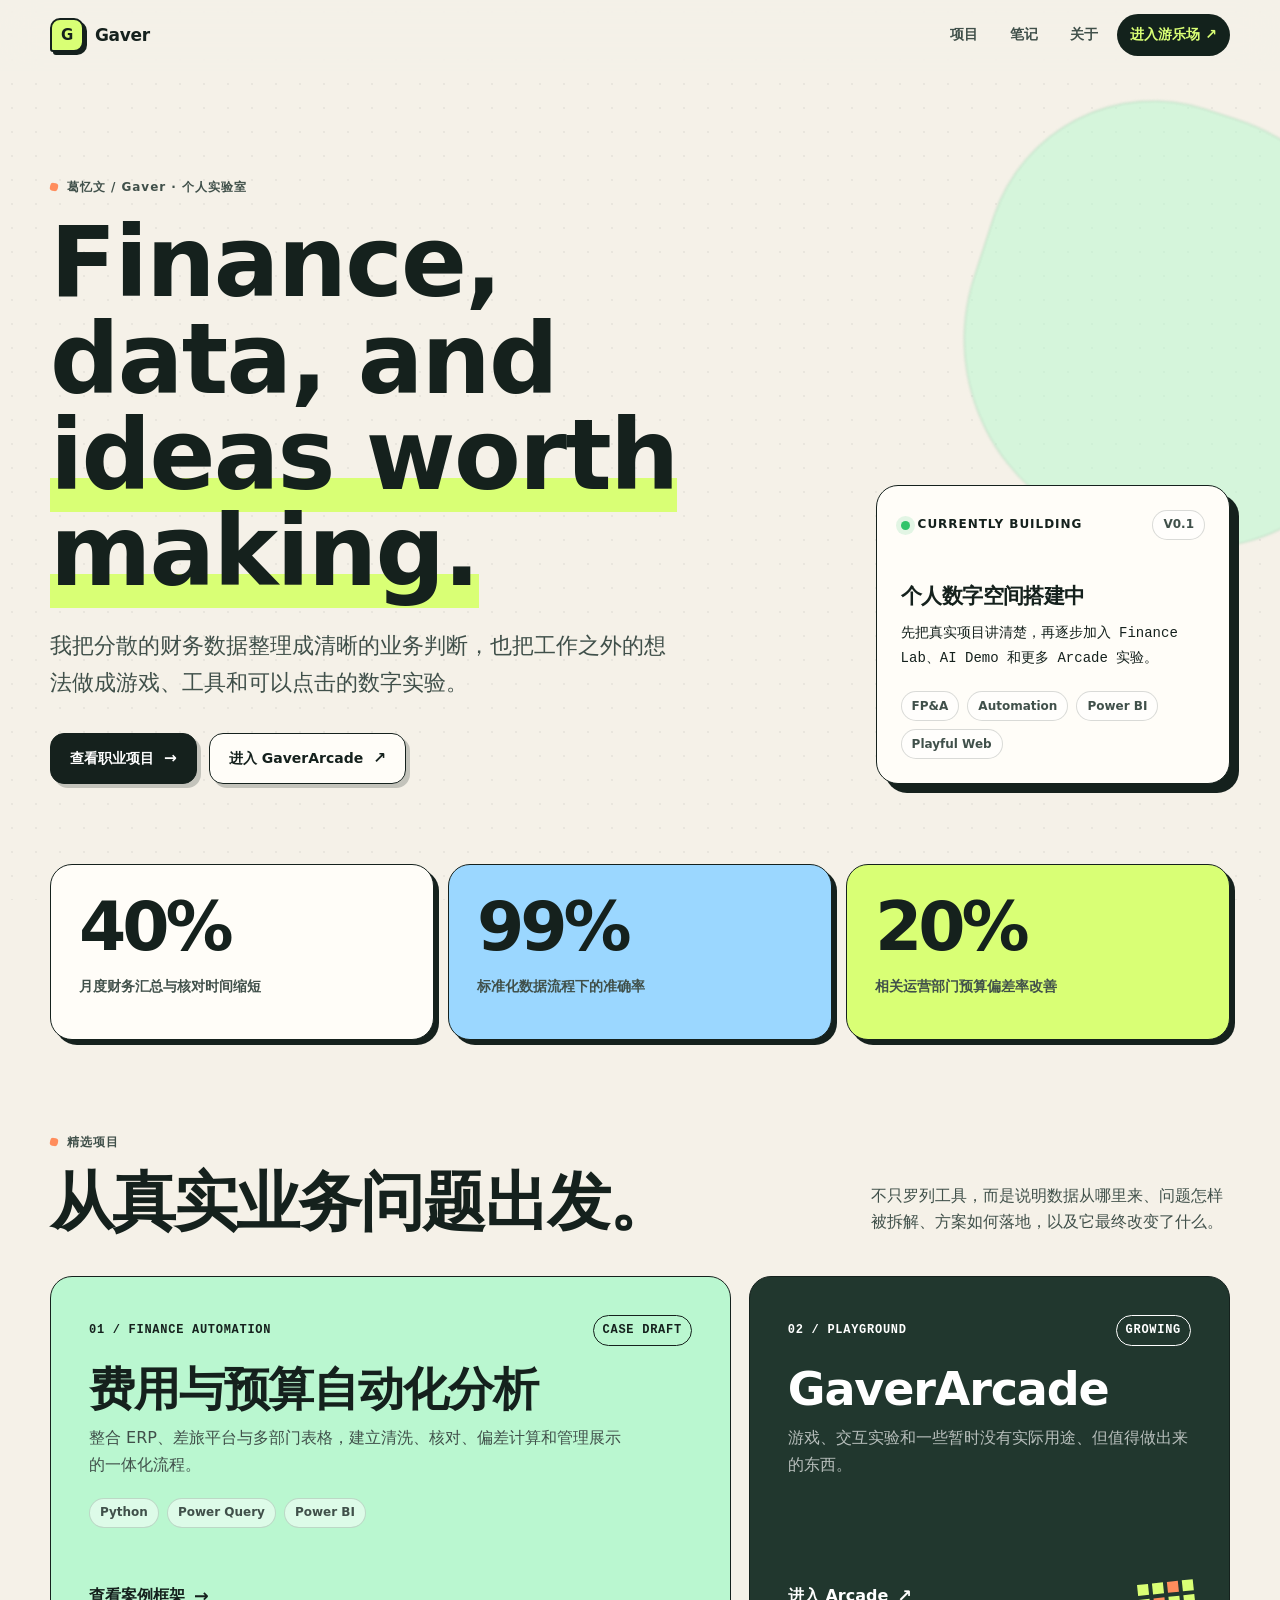
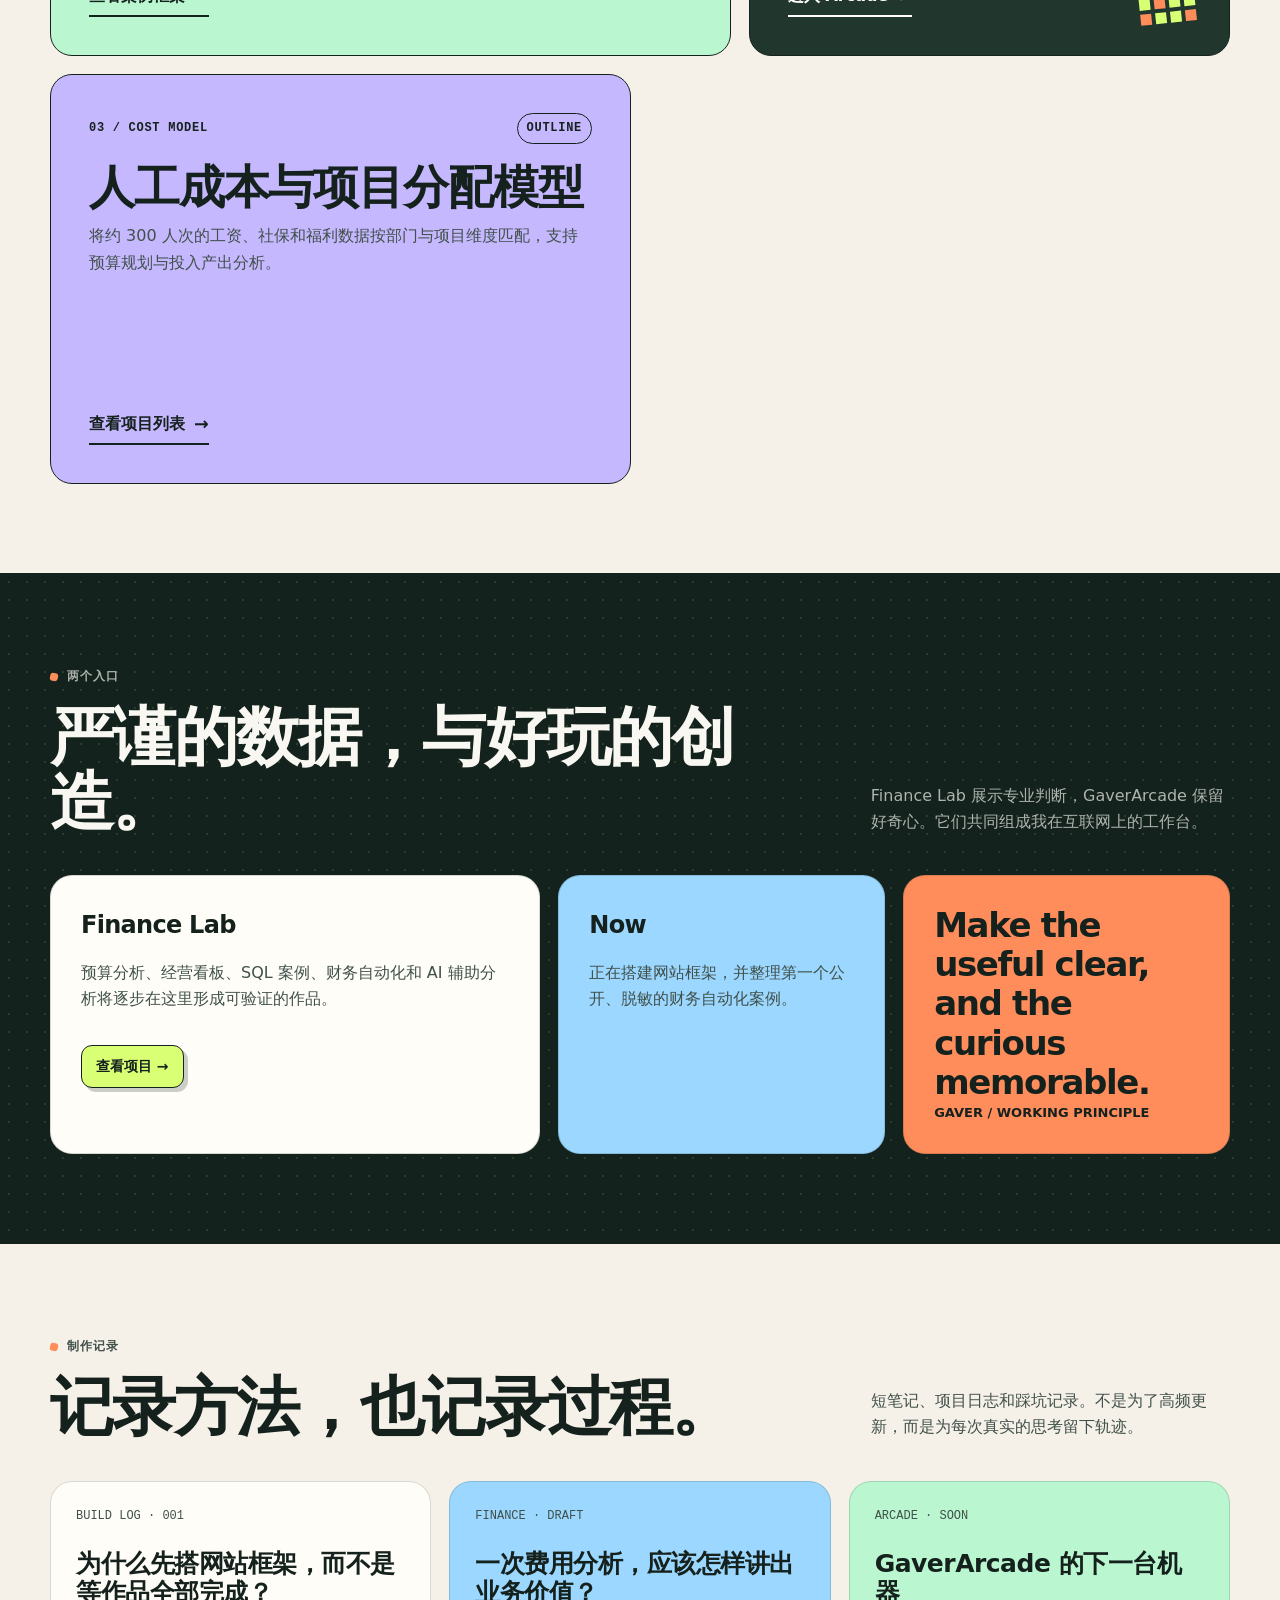
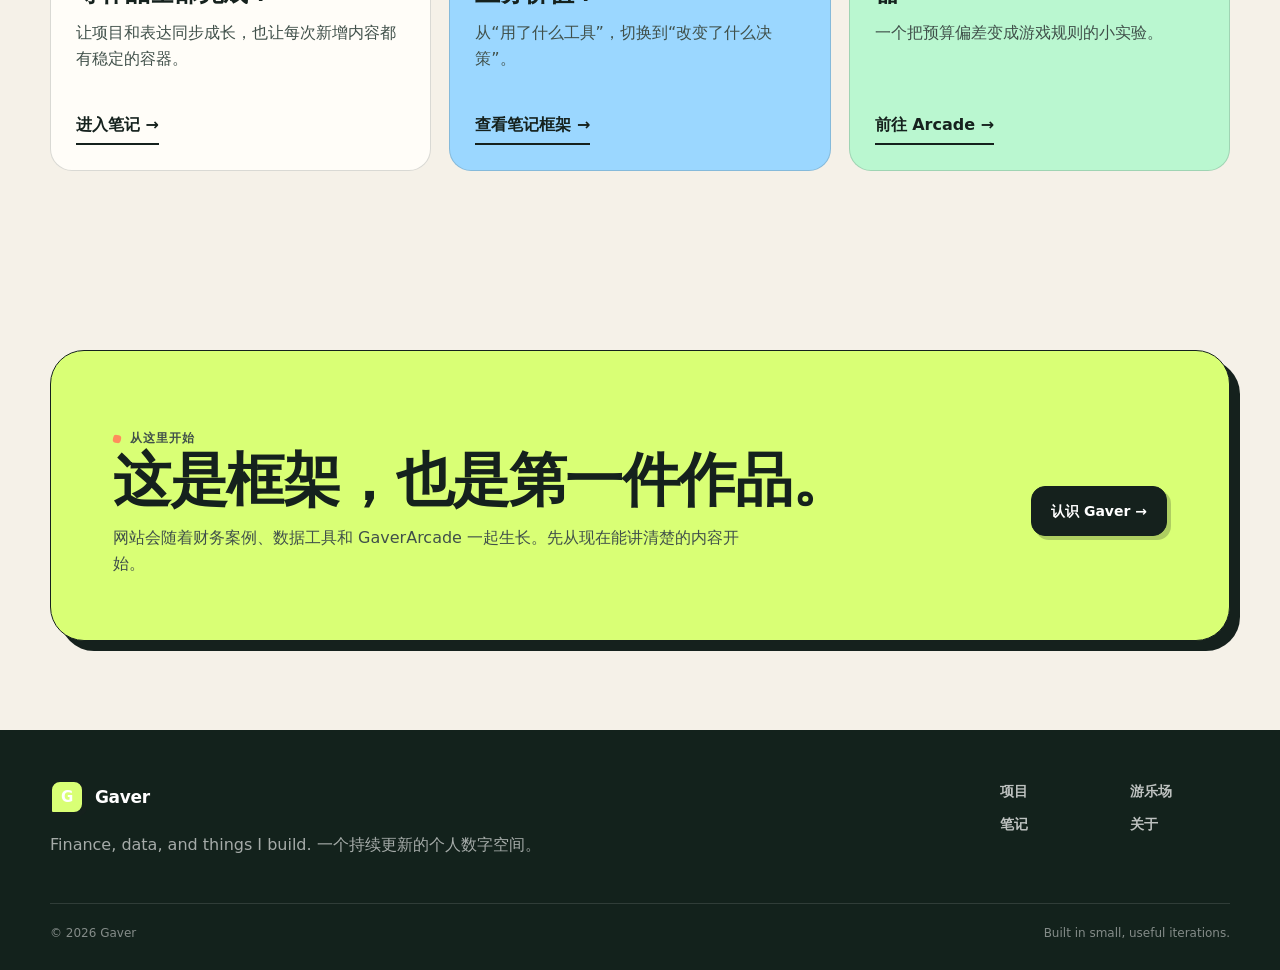
<file: index.html>
<!doctype html>
<html lang="zh-CN">
  <head>
    <meta charset="utf-8">
    <meta name="viewport" content="width=device-width, initial-scale=1">
    <meta name="description" content="Gaver 的个人网站：财务分析、数据自动化、数字实验与 GaverArcade。">
    <meta name="theme-color" content="#f5f1e8">
    <title>Gaver — Finance, Data &amp; Things I Build</title>
    <link rel="stylesheet" href="assets/css/styles.css">
    <script src="assets/js/main.js" defer></script>
  </head>
  <body>
    <a class="skip-link" href="#main">跳到主要内容</a>

    <header class="site-header">
      <div class="shell nav-wrap">
        <a class="brand" href="./" aria-label="Gaver 首页">
          <span class="brand-mark" aria-hidden="true">G</span>
          <span>Gaver</span>
        </a>
        <button class="menu-toggle" type="button" aria-label="打开导航" aria-expanded="false">
          <span></span>
        </button>
        <nav aria-label="主要导航">
          <ul class="nav-links">
            <li><a class="nav-link" href="work/">项目</a></li>
            <li><a class="nav-link" href="notes/">笔记</a></li>
            <li><a class="nav-link" href="about/">关于</a></li>
            <li><a class="nav-link arcade-link" href="arcade/">进入游乐场 ↗</a></li>
          </ul>
        </nav>
      </div>
    </header>

    <main id="main">
      <section class="hero">
        <div class="shell hero-grid">
          <div>
            <p class="eyebrow">葛忆文 / Gaver · 个人实验室</p>
            <h1>Finance, data, and <span class="highlight">ideas worth making.</span></h1>
            <p class="hero-intro">
              我把分散的财务数据整理成清晰的业务判断，也把工作之外的想法做成游戏、工具和可以点击的数字实验。
            </p>
            <div class="hero-actions">
              <a class="button" href="work/">查看职业项目 <span class="arrow">→</span></a>
              <a class="button secondary" href="arcade/">进入 GaverArcade <span class="arrow">↗</span></a>
            </div>
          </div>

          <aside class="hero-side reveal" aria-label="当前状态">
            <div class="status-row">
              <span class="status-dot">Currently building</span>
              <span class="tag">V0.1</span>
            </div>
            <p class="hero-note">
              <strong>个人数字空间搭建中</strong>
              先把真实项目讲清楚，再逐步加入 Finance Lab、AI Demo 和更多 Arcade 实验。
            </p>
            <div class="mini-tags" aria-label="关注方向">
              <span class="tag">FP&amp;A</span>
              <span class="tag">Automation</span>
              <span class="tag">Power BI</span>
              <span class="tag">Playful Web</span>
            </div>
          </aside>
        </div>
      </section>

      <section class="impact-strip" aria-labelledby="impact-title">
        <div class="shell">
          <h2 class="sr-only" id="impact-title">关键成果</h2>
          <div class="metric-grid reveal">
            <div class="metric">
              <span class="metric-value">40%</span>
              <span class="metric-label">月度财务汇总与核对时间缩短</span>
            </div>
            <div class="metric">
              <span class="metric-value">99%</span>
              <span class="metric-label">标准化数据流程下的准确率</span>
            </div>
            <div class="metric">
              <span class="metric-value">20%</span>
              <span class="metric-label">相关运营部门预算偏差率改善</span>
            </div>
          </div>
        </div>
      </section>

      <section class="section" aria-labelledby="selected-work-title">
        <div class="shell">
          <div class="section-head">
            <div>
              <p class="section-kicker">精选项目</p>
              <h2 id="selected-work-title">从真实业务问题出发。</h2>
            </div>
            <p class="section-copy">
              不只罗列工具，而是说明数据从哪里来、问题怎样被拆解、方案如何落地，以及它最终改变了什么。
            </p>
          </div>

          <div class="project-grid">
            <article class="project-card featured reveal">
              <div>
                <div class="project-topline">
                  <span class="project-index">01 / Finance Automation</span>
                  <span class="project-status">Case draft</span>
                </div>
                <h3>费用与预算自动化分析</h3>
                <p>
                  整合 ERP、差旅平台与多部门表格，建立清洗、核对、偏差计算和管理展示的一体化流程。
                </p>
                <div class="tag-list">
                  <span class="tag">Python</span>
                  <span class="tag">Power Query</span>
                  <span class="tag">Power BI</span>
                </div>
              </div>
              <a class="project-link" href="projects/finance-automation/">查看案例框架 <span class="arrow">→</span></a>
            </article>

            <article class="project-card arcade-card reveal">
              <div>
                <div class="project-topline">
                  <span class="project-index">02 / Playground</span>
                  <span class="project-status">Growing</span>
                </div>
                <h3>GaverArcade</h3>
                <p>游戏、交互实验和一些暂时没有实际用途、但值得做出来的东西。</p>
              </div>
              <a class="project-link" href="arcade/">进入 Arcade <span class="arrow">↗</span></a>
              <div class="arcade-pixel" aria-hidden="true">
                <span></span><span></span><span></span><span></span>
                <span></span><span></span><span></span><span></span>
                <span></span><span></span><span></span><span></span>
              </div>
            </article>

            <article class="project-card reveal">
              <div>
                <div class="project-topline">
                  <span class="project-index">03 / Cost Model</span>
                  <span class="project-status">Outline</span>
                </div>
                <h3>人工成本与项目分配模型</h3>
                <p>将约 300 人次的工资、社保和福利数据按部门与项目维度匹配，支持预算规划与投入产出分析。</p>
              </div>
              <a class="project-link" href="work/">查看项目列表 <span class="arrow">→</span></a>
            </article>
          </div>
        </div>
      </section>

      <section class="section dark" aria-labelledby="lab-title">
        <div class="shell">
          <div class="section-head">
            <div>
              <p class="section-kicker">两个入口</p>
              <h2 id="lab-title">严谨的数据，与好玩的创造。</h2>
            </div>
            <p class="section-copy">
              Finance Lab 展示专业判断，GaverArcade 保留好奇心。它们共同组成我在互联网上的工作台。
            </p>
          </div>

          <div class="bento-grid">
            <article class="bento-card reveal">
              <h3>Finance Lab</h3>
              <p>预算分析、经营看板、SQL 案例、财务自动化和 AI 辅助分析将逐步在这里形成可验证的作品。</p>
              <div class="card-actions">
                <a class="button small lime" href="work/">查看项目 →</a>
              </div>
            </article>
            <article class="bento-card now-card reveal">
              <h3>Now</h3>
              <p>正在搭建网站框架，并整理第一个公开、脱敏的财务自动化案例。</p>
            </article>
            <article class="bento-card quote-card reveal">
              <blockquote>Make the useful clear, and the curious memorable.</blockquote>
              <cite>Gaver / Working principle</cite>
            </article>
          </div>
        </div>
      </section>

      <section class="section" aria-labelledby="notes-title">
        <div class="shell">
          <div class="section-head">
            <div>
              <p class="section-kicker">制作记录</p>
              <h2 id="notes-title">记录方法，也记录过程。</h2>
            </div>
            <p class="section-copy">短笔记、项目日志和踩坑记录。不是为了高频更新，而是为每次真实的思考留下轨迹。</p>
          </div>

          <div class="note-grid">
            <article class="note-card reveal">
              <span class="note-date">BUILD LOG · 001</span>
              <h3>为什么先搭网站框架，而不是等作品全部完成？</h3>
              <p>让项目和表达同步成长，也让每次新增内容都有稳定的容器。</p>
              <a class="project-link" href="notes/">进入笔记 →</a>
            </article>
            <article class="note-card reveal">
              <span class="note-date">FINANCE · DRAFT</span>
              <h3>一次费用分析，应该怎样讲出业务价值？</h3>
              <p>从“用了什么工具”，切换到“改变了什么决策”。</p>
              <a class="project-link" href="notes/">查看笔记框架 →</a>
            </article>
            <article class="note-card reveal">
              <span class="note-date">ARCADE · SOON</span>
              <h3>GaverArcade 的下一台机器</h3>
              <p>一个把预算偏差变成游戏规则的小实验。</p>
              <a class="project-link" href="arcade/">前往 Arcade →</a>
            </article>
          </div>
        </div>
      </section>

      <section class="section">
        <div class="shell">
          <div class="cta-panel reveal">
            <div>
              <p class="section-kicker">从这里开始</p>
              <h2>这是框架，也是第一件作品。</h2>
              <p>网站会随着财务案例、数据工具和 GaverArcade 一起生长。先从现在能讲清楚的内容开始。</p>
            </div>
            <div class="cta-actions">
              <a class="button" href="about/">认识 Gaver →</a>
            </div>
          </div>
        </div>
      </section>
    </main>

    <footer class="site-footer">
      <div class="shell">
        <div class="footer-grid">
          <div>
            <a class="brand" href="./">
              <span class="brand-mark" aria-hidden="true">G</span>
              <span>Gaver</span>
            </a>
            <p class="footer-statement">Finance, data, and things I build. 一个持续更新的个人数字空间。</p>
          </div>
          <nav class="footer-nav" aria-label="页脚导航">
            <a href="work/">项目</a>
            <a href="arcade/">游乐场</a>
            <a href="notes/">笔记</a>
            <a href="about/">关于</a>
          </nav>
        </div>
        <div class="footer-bottom">
          <span>© <span data-current-year></span> Gaver</span>
          <span>Built in small, useful iterations.</span>
        </div>
      </div>
    </footer>
  </body>
</html>
</file>
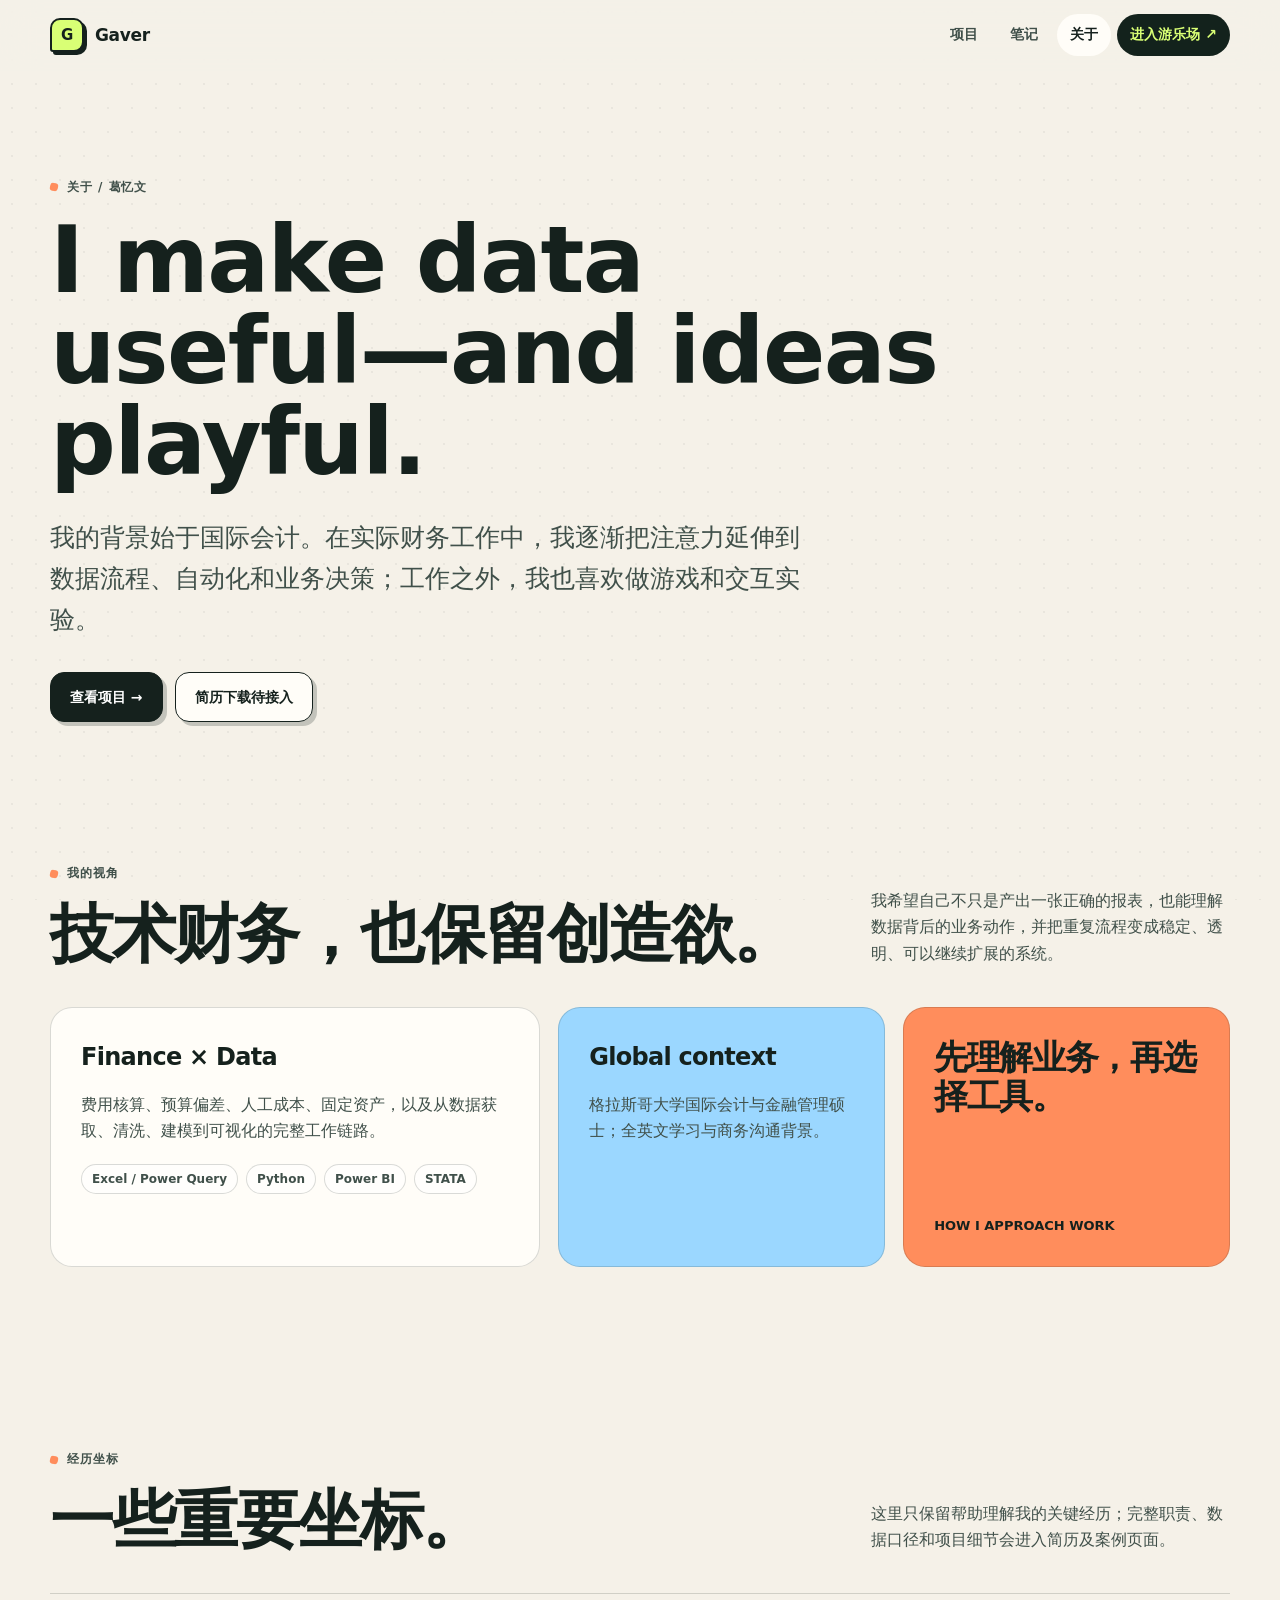
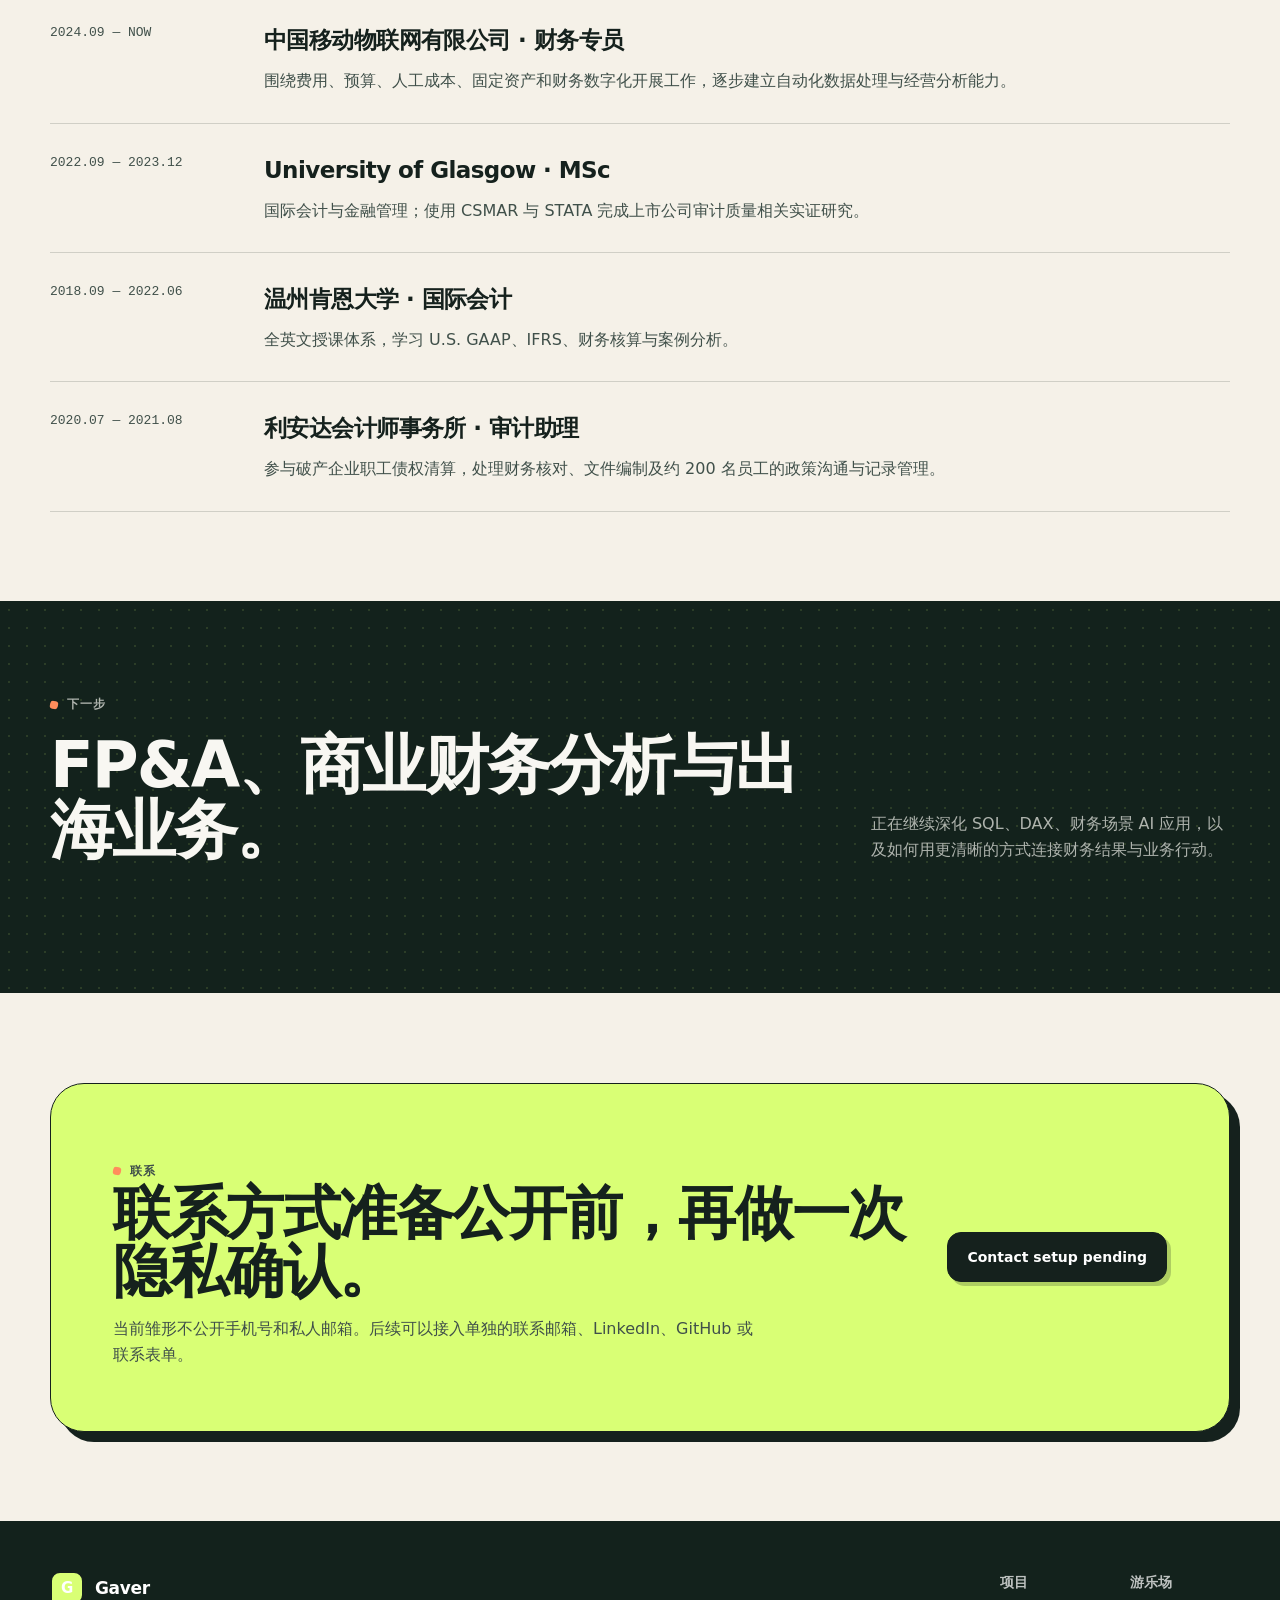
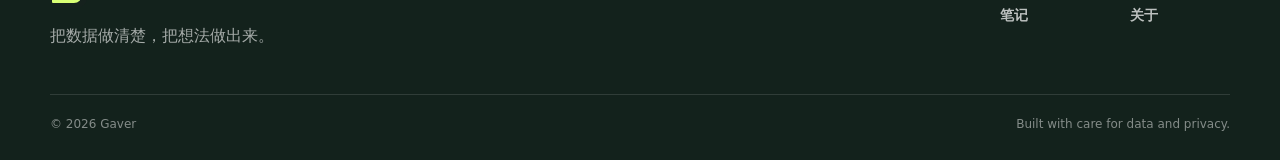
<file: about/index.html>
<!doctype html>
<html lang="zh-CN">
  <head>
    <meta charset="utf-8">
    <meta name="viewport" content="width=device-width, initial-scale=1">
    <meta name="description" content="关于 Gaver / 葛忆文：技术财务、数据分析、国际化背景与数字创作。">
    <meta name="theme-color" content="#f5f1e8">
    <title>About — Gaver</title>
    <link rel="stylesheet" href="../assets/css/styles.css">
    <script src="../assets/js/main.js" defer></script>
  </head>
  <body>
    <a class="skip-link" href="#main">跳到主要内容</a>
    <header class="site-header">
      <div class="shell nav-wrap">
        <a class="brand" href="../" aria-label="Gaver 首页"><span class="brand-mark" aria-hidden="true">G</span><span>Gaver</span></a>
        <button class="menu-toggle" type="button" aria-label="打开导航" aria-expanded="false"><span></span></button>
        <nav aria-label="主要导航">
          <ul class="nav-links">
            <li><a class="nav-link" href="../work/">项目</a></li>
            <li><a class="nav-link" href="../notes/">笔记</a></li>
            <li><a class="nav-link" href="./" aria-current="page">关于</a></li>
            <li><a class="nav-link arcade-link" href="../arcade/">进入游乐场 ↗</a></li>
          </ul>
        </nav>
      </div>
    </header>

    <main id="main">
      <section class="page-hero">
        <div class="shell">
          <p class="eyebrow">关于 / 葛忆文</p>
          <h1>I make data<br>useful—and ideas playful.</h1>
          <p class="lead">
            我的背景始于国际会计。在实际财务工作中，我逐渐把注意力延伸到数据流程、自动化和业务决策；工作之外，我也喜欢做游戏和交互实验。
          </p>
          <div class="hero-actions">
            <a class="button" href="../work/">查看项目 →</a>
            <span class="button secondary" aria-disabled="true">简历下载待接入</span>
          </div>
        </div>
      </section>

      <section class="section" aria-labelledby="story-title">
        <div class="shell">
          <div class="section-head">
            <div>
              <p class="section-kicker">我的视角</p>
              <h2 id="story-title">技术财务，也保留创造欲。</h2>
            </div>
            <p class="section-copy">
              我希望自己不只是产出一张正确的报表，也能理解数据背后的业务动作，并把重复流程变成稳定、透明、可以继续扩展的系统。
            </p>
          </div>

          <div class="bento-grid">
            <article class="bento-card reveal">
              <h3>Finance × Data</h3>
              <p>费用核算、预算偏差、人工成本、固定资产，以及从数据获取、清洗、建模到可视化的完整工作链路。</p>
              <div class="tag-list">
                <span class="tag">Excel / Power Query</span><span class="tag">Python</span><span class="tag">Power BI</span><span class="tag">STATA</span>
              </div>
            </article>
            <article class="bento-card now-card reveal">
              <h3>Global context</h3>
              <p>格拉斯哥大学国际会计与金融管理硕士；全英文学习与商务沟通背景。</p>
            </article>
            <article class="bento-card quote-card reveal">
              <blockquote>先理解业务，再选择工具。</blockquote>
              <cite>How I approach work</cite>
            </article>
          </div>
        </div>
      </section>

      <section class="section" aria-labelledby="timeline-title">
        <div class="shell">
          <div class="section-head">
            <div>
              <p class="section-kicker">经历坐标</p>
              <h2 id="timeline-title">一些重要坐标。</h2>
            </div>
            <p class="section-copy">这里只保留帮助理解我的关键经历；完整职责、数据口径和项目细节会进入简历及案例页面。</p>
          </div>

          <div class="timeline">
            <article class="timeline-item reveal">
              <div class="timeline-time">2024.09 — NOW</div>
              <div>
                <h3>中国移动物联网有限公司 · 财务专员</h3>
                <p>围绕费用、预算、人工成本、固定资产和财务数字化开展工作，逐步建立自动化数据处理与经营分析能力。</p>
              </div>
            </article>
            <article class="timeline-item reveal">
              <div class="timeline-time">2022.09 — 2023.12</div>
              <div>
                <h3>University of Glasgow · MSc</h3>
                <p>国际会计与金融管理；使用 CSMAR 与 STATA 完成上市公司审计质量相关实证研究。</p>
              </div>
            </article>
            <article class="timeline-item reveal">
              <div class="timeline-time">2018.09 — 2022.06</div>
              <div>
                <h3>温州肯恩大学 · 国际会计</h3>
                <p>全英文授课体系，学习 U.S. GAAP、IFRS、财务核算与案例分析。</p>
              </div>
            </article>
            <article class="timeline-item reveal">
              <div class="timeline-time">2020.07 — 2021.08</div>
              <div>
                <h3>利安达会计师事务所 · 审计助理</h3>
                <p>参与破产企业职工债权清算，处理财务核对、文件编制及约 200 名员工的政策沟通与记录管理。</p>
              </div>
            </article>
          </div>
        </div>
      </section>

      <section class="section dark" aria-labelledby="direction-title">
        <div class="shell">
          <div class="section-head">
            <div>
              <p class="section-kicker">下一步</p>
              <h2 id="direction-title">FP&amp;A、商业财务分析与出海业务。</h2>
            </div>
            <p class="section-copy">正在继续深化 SQL、DAX、财务场景 AI 应用，以及如何用更清晰的方式连接财务结果与业务行动。</p>
          </div>
        </div>
      </section>

      <section class="section">
        <div class="shell">
          <div class="cta-panel reveal">
            <div>
              <p class="section-kicker">联系</p>
              <h2>联系方式准备公开前，再做一次隐私确认。</h2>
              <p>当前雏形不公开手机号和私人邮箱。后续可以接入单独的联系邮箱、LinkedIn、GitHub 或联系表单。</p>
            </div>
            <span class="button" aria-disabled="true">Contact setup pending</span>
          </div>
        </div>
      </section>
    </main>

    <footer class="site-footer">
      <div class="shell">
        <div class="footer-grid">
          <div>
            <a class="brand" href="../"><span class="brand-mark" aria-hidden="true">G</span><span>Gaver</span></a>
            <p class="footer-statement">把数据做清楚，把想法做出来。</p>
          </div>
          <nav class="footer-nav" aria-label="页脚导航">
            <a href="../work/">项目</a><a href="../arcade/">游乐场</a><a href="../notes/">笔记</a><a href="./">关于</a>
          </nav>
        </div>
        <div class="footer-bottom"><span>© <span data-current-year></span> Gaver</span><span>Built with care for data and privacy.</span></div>
      </div>
    </footer>
  </body>
</html>
</file>
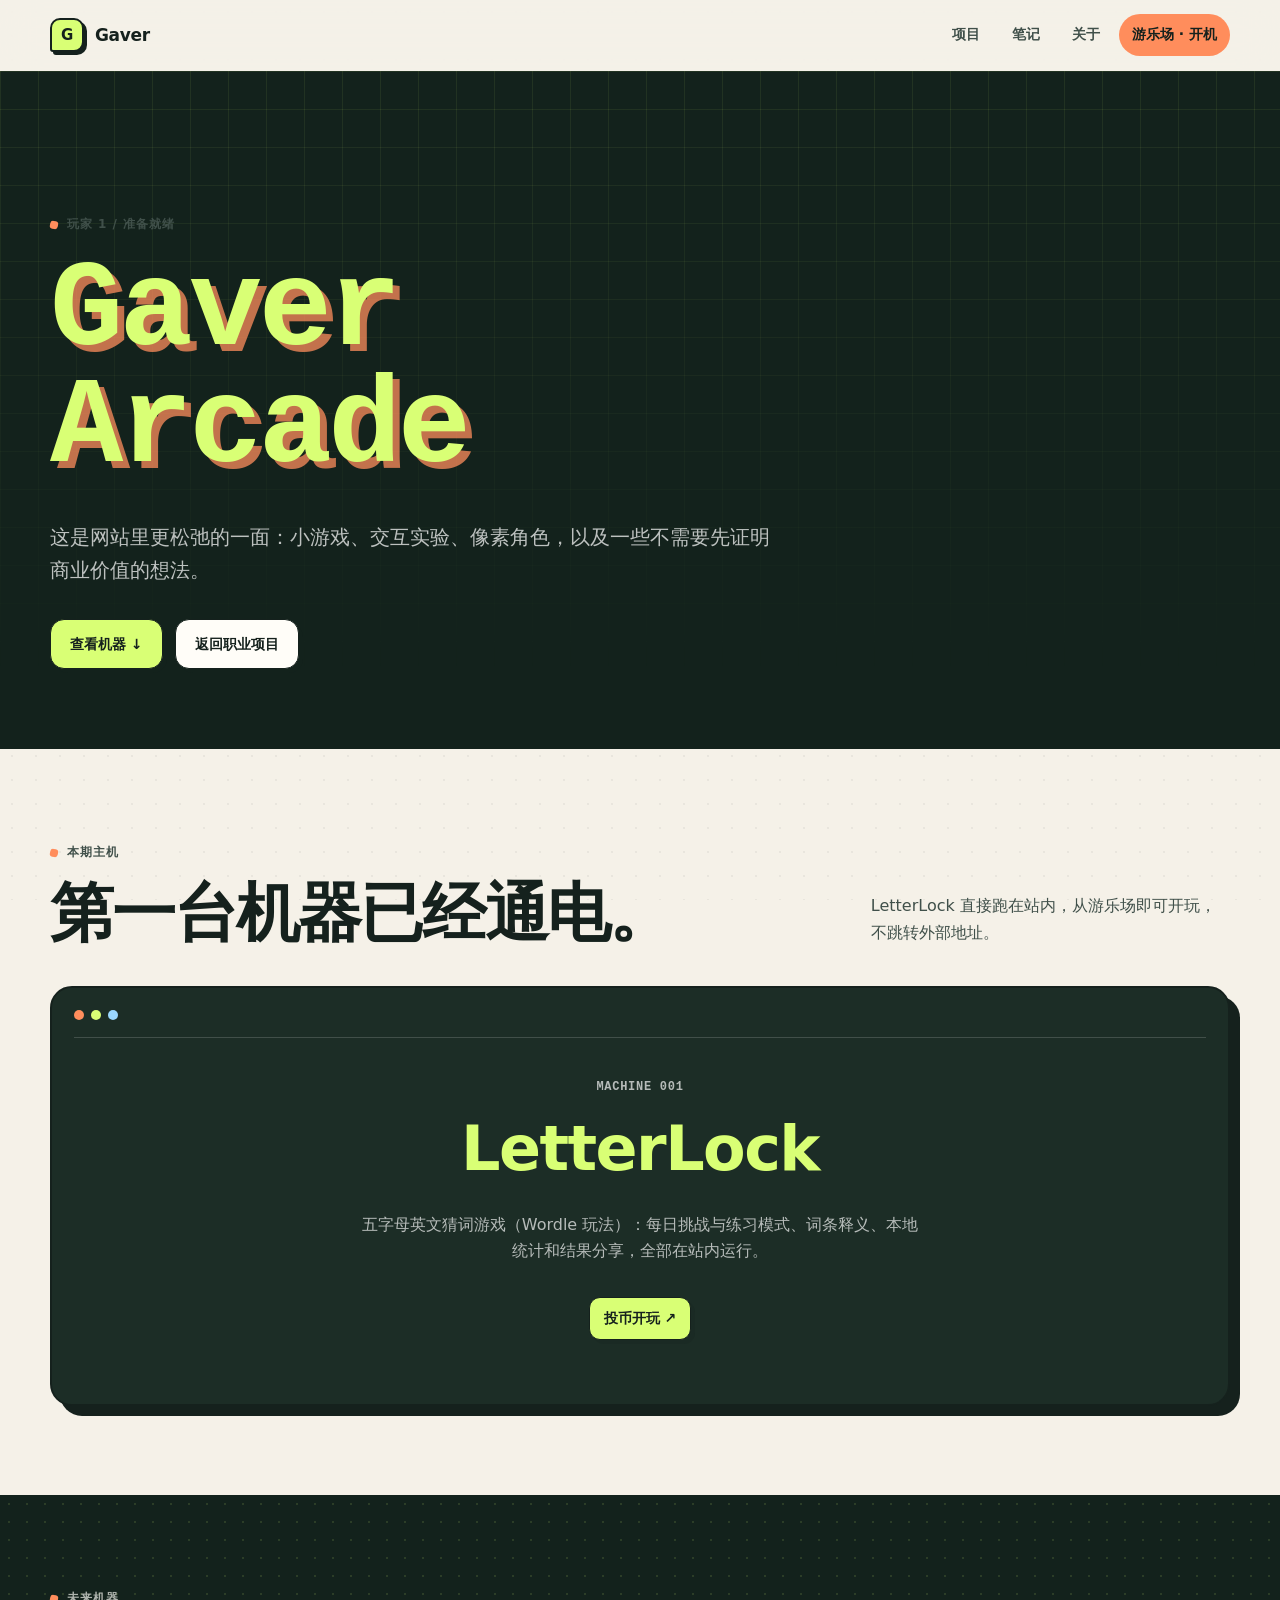
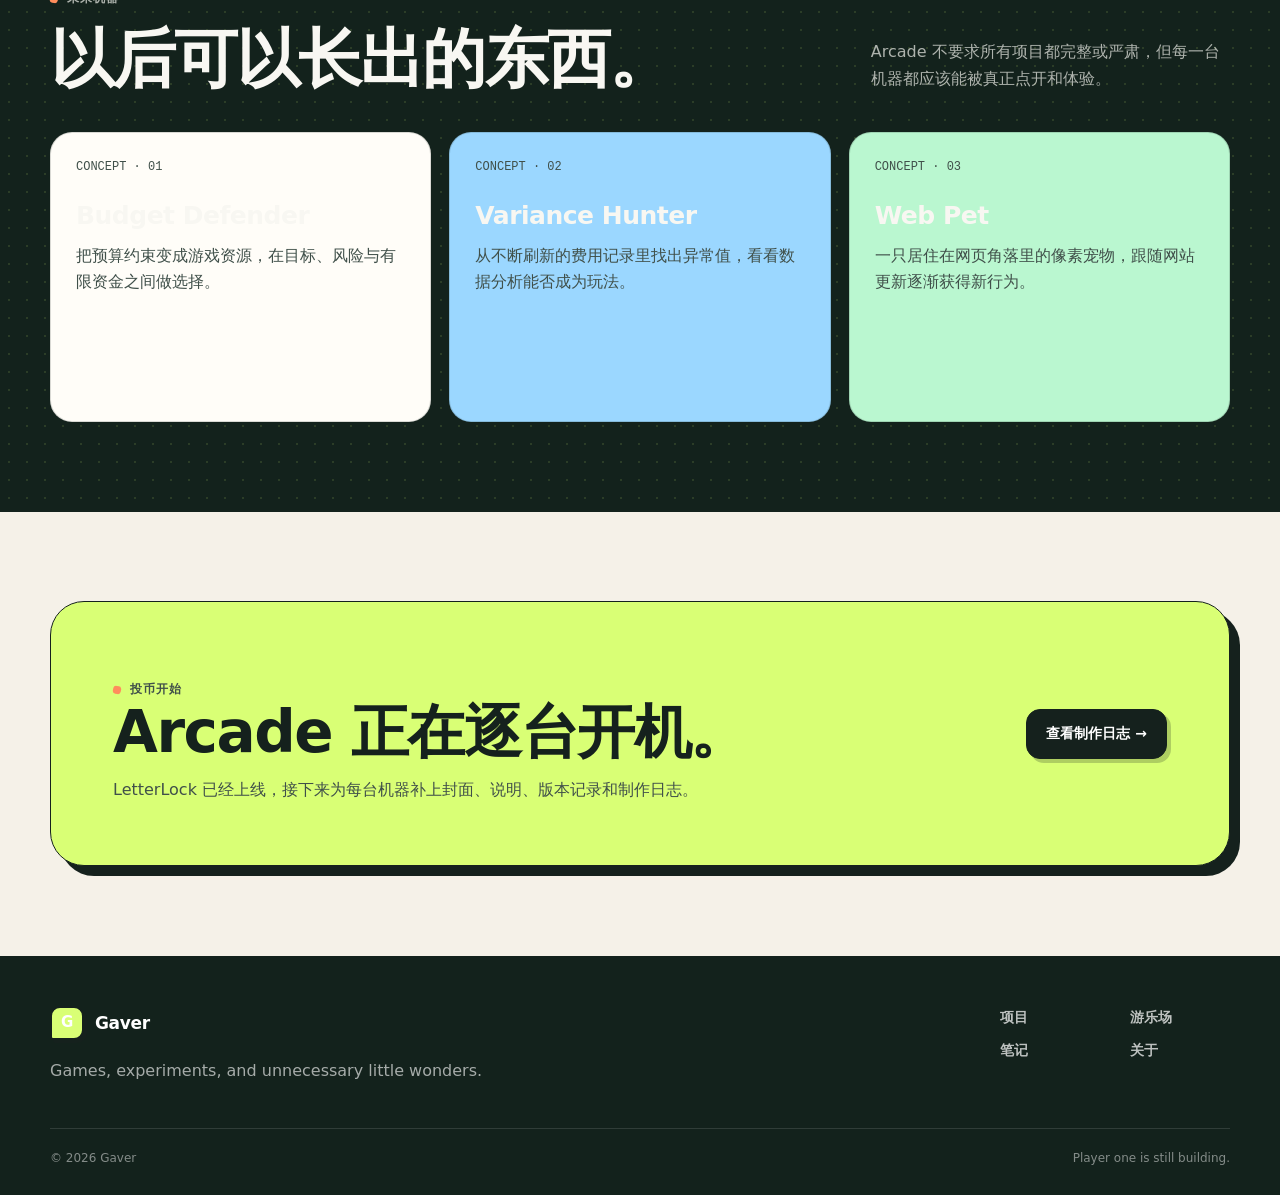
<file: arcade/index.html>
<!doctype html>
<html lang="zh-CN">
  <head>
    <meta charset="utf-8">
    <meta name="viewport" content="width=device-width, initial-scale=1">
    <meta name="description" content="GaverArcade：Gaver 的游戏、互动网页与数字实验。">
    <meta name="theme-color" content="#13221c">
    <title>GaverArcade</title>
    <link rel="stylesheet" href="../assets/css/styles.css">
    <script src="../assets/js/main.js" defer></script>
  </head>
  <body>
    <a class="skip-link" href="#main">跳到主要内容</a>
    <header class="site-header">
      <div class="shell nav-wrap">
        <a class="brand" href="../" aria-label="Gaver 首页">
          <span class="brand-mark" aria-hidden="true">G</span><span>Gaver</span>
        </a>
        <button class="menu-toggle" type="button" aria-label="打开导航" aria-expanded="false"><span></span></button>
        <nav aria-label="主要导航">
          <ul class="nav-links">
            <li><a class="nav-link" href="../work/">项目</a></li>
            <li><a class="nav-link" href="../notes/">笔记</a></li>
            <li><a class="nav-link" href="../about/">关于</a></li>
            <li><a class="nav-link arcade-link" href="./" aria-current="page">游乐场 · 开机</a></li>
          </ul>
        </nav>
      </div>
    </header>

    <main id="main">
      <section class="arcade-hero">
        <div class="shell">
          <p class="eyebrow">玩家 1 / 准备就绪</p>
          <h1>Gaver<br>Arcade</h1>
          <p class="lead">
            这是网站里更松弛的一面：小游戏、交互实验、像素角色，以及一些不需要先证明商业价值的想法。
          </p>
          <div class="hero-actions">
            <a class="button lime" href="#machines">查看机器 ↓</a>
            <a class="button secondary" href="../work/">返回职业项目</a>
          </div>
        </div>
      </section>

      <section class="section" id="machines" aria-labelledby="machine-title">
        <div class="shell">
          <div class="section-head">
            <div>
              <p class="section-kicker">本期主机</p>
              <h2 id="machine-title">第一台机器已经通电。</h2>
            </div>
            <p class="section-copy">LetterLock 直接跑在站内，从游乐场即可开玩，不跳转外部地址。</p>
          </div>

          <div class="arcade-window reveal">
            <div class="window-bar" aria-hidden="true"><span></span><span></span><span></span></div>
            <div class="window-content">
              <div>
                <p class="project-index">Machine 001</p>
                <h2>LetterLock</h2>
                <p>五字母英文猜词游戏（Wordle 玩法）：每日挑战与练习模式、词条释义、本地统计和结果分享，全部在站内运行。</p>
                <div class="card-actions" style="justify-content:center">
                  <a class="button lime small" href="letterlock/">投币开玩 ↗</a>
                </div>
              </div>
            </div>
          </div>
        </div>
      </section>

      <section class="section dark" aria-labelledby="cabinet-title">
        <div class="shell">
          <div class="section-head">
            <div>
              <p class="section-kicker">未来机器</p>
              <h2 id="cabinet-title">以后可以长出的东西。</h2>
            </div>
            <p class="section-copy">Arcade 不要求所有项目都完整或严肃，但每一台机器都应该能被真正点开和体验。</p>
          </div>

          <div class="note-grid">
            <article class="note-card reveal">
              <span class="note-date">CONCEPT · 01</span>
              <h3>Budget Defender</h3>
              <p>把预算约束变成游戏资源，在目标、风险与有限资金之间做选择。</p>
            </article>
            <article class="note-card reveal">
              <span class="note-date">CONCEPT · 02</span>
              <h3>Variance Hunter</h3>
              <p>从不断刷新的费用记录里找出异常值，看看数据分析能否成为玩法。</p>
            </article>
            <article class="note-card reveal">
              <span class="note-date">CONCEPT · 03</span>
              <h3>Web Pet</h3>
              <p>一只居住在网页角落里的像素宠物，跟随网站更新逐渐获得新行为。</p>
            </article>
          </div>
        </div>
      </section>

      <section class="section">
        <div class="shell">
          <div class="cta-panel reveal">
            <div>
              <p class="section-kicker">投币开始</p>
              <h2>Arcade 正在逐台开机。</h2>
              <p>LetterLock 已经上线，接下来为每台机器补上封面、说明、版本记录和制作日志。</p>
            </div>
            <a class="button" href="../notes/">查看制作日志 →</a>
          </div>
        </div>
      </section>
    </main>

    <footer class="site-footer">
      <div class="shell">
        <div class="footer-grid">
          <div>
            <a class="brand" href="../"><span class="brand-mark" aria-hidden="true">G</span><span>Gaver</span></a>
            <p class="footer-statement">Games, experiments, and unnecessary little wonders.</p>
          </div>
          <nav class="footer-nav" aria-label="页脚导航">
            <a href="../work/">项目</a><a href="./">游乐场</a><a href="../notes/">笔记</a><a href="../about/">关于</a>
          </nav>
        </div>
        <div class="footer-bottom"><span>© <span data-current-year></span> Gaver</span><span>Player one is still building.</span></div>
      </div>
    </footer>
  </body>
</html>
</file>
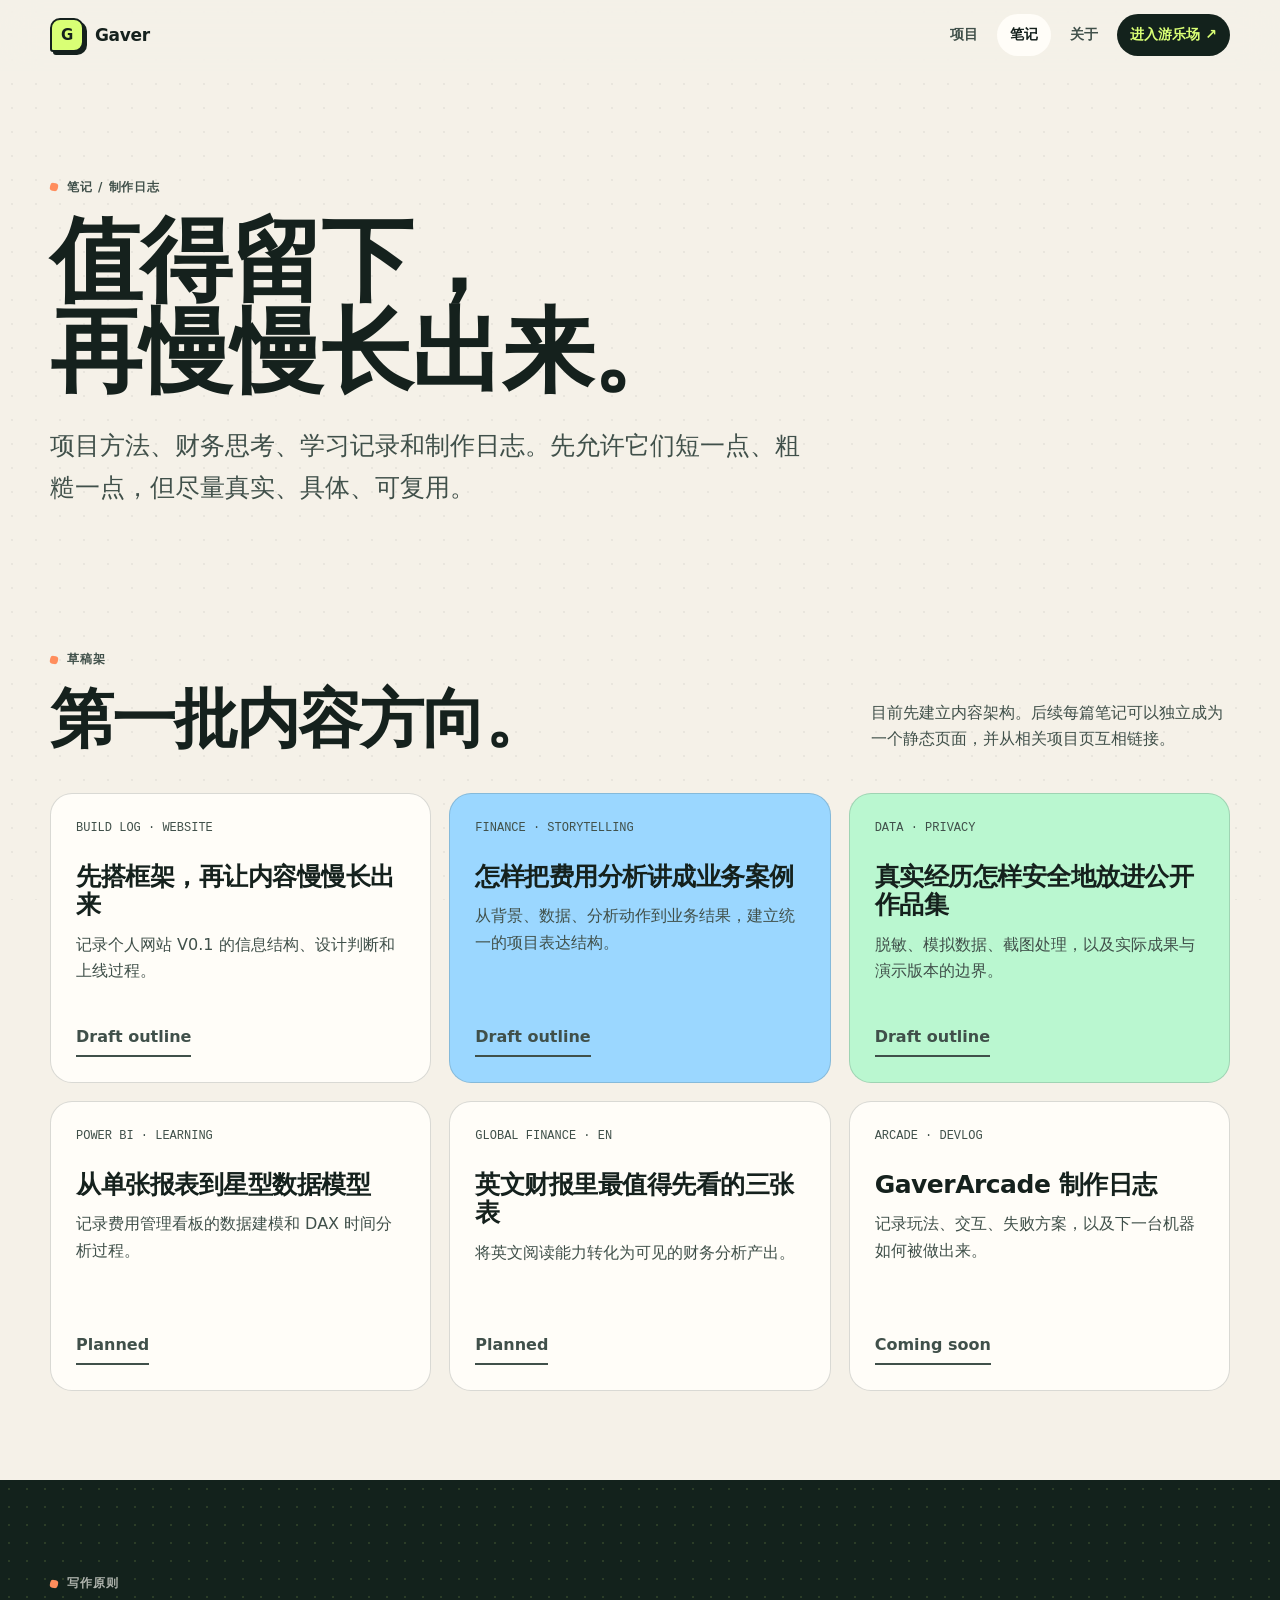
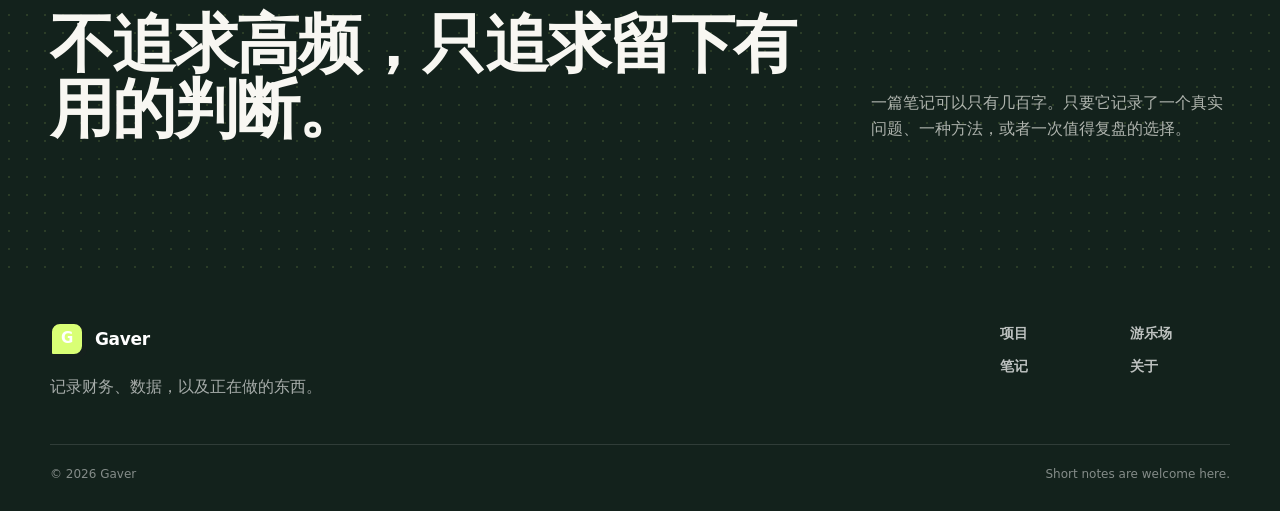
<file: notes/index.html>
<!doctype html>
<html lang="zh-CN">
  <head>
    <meta charset="utf-8">
    <meta name="viewport" content="width=device-width, initial-scale=1">
    <meta name="description" content="Gaver 的财务、数据、自动化与数字创作笔记。">
    <meta name="theme-color" content="#f5f1e8">
    <title>Notes — Gaver</title>
    <link rel="stylesheet" href="../assets/css/styles.css">
    <script src="../assets/js/main.js" defer></script>
  </head>
  <body>
    <a class="skip-link" href="#main">跳到主要内容</a>
    <header class="site-header">
      <div class="shell nav-wrap">
        <a class="brand" href="../" aria-label="Gaver 首页"><span class="brand-mark" aria-hidden="true">G</span><span>Gaver</span></a>
        <button class="menu-toggle" type="button" aria-label="打开导航" aria-expanded="false"><span></span></button>
        <nav aria-label="主要导航">
          <ul class="nav-links">
            <li><a class="nav-link" href="../work/">项目</a></li>
            <li><a class="nav-link" href="./" aria-current="page">笔记</a></li>
            <li><a class="nav-link" href="../about/">关于</a></li>
            <li><a class="nav-link arcade-link" href="../arcade/">进入游乐场 ↗</a></li>
          </ul>
        </nav>
      </div>
    </header>

    <main id="main">
      <section class="page-hero">
        <div class="shell">
          <p class="eyebrow">笔记 / 制作日志</p>
          <h1>值得留下，<br>再慢慢长出来。</h1>
          <p class="lead">项目方法、财务思考、学习记录和制作日志。先允许它们短一点、粗糙一点，但尽量真实、具体、可复用。</p>
        </div>
      </section>

      <section class="section" aria-labelledby="notes-index-title">
        <div class="shell">
          <div class="section-head">
            <div>
              <p class="section-kicker">草稿架</p>
              <h2 id="notes-index-title">第一批内容方向。</h2>
            </div>
            <p class="section-copy">目前先建立内容架构。后续每篇笔记可以独立成为一个静态页面，并从相关项目页互相链接。</p>
          </div>

          <div class="note-grid">
            <article class="note-card reveal">
              <span class="note-date">BUILD LOG · WEBSITE</span>
              <h2>先搭框架，再让内容慢慢长出来</h2>
              <p>记录个人网站 V0.1 的信息结构、设计判断和上线过程。</p>
              <span class="project-link muted">Draft outline</span>
            </article>
            <article class="note-card reveal">
              <span class="note-date">FINANCE · STORYTELLING</span>
              <h2>怎样把费用分析讲成业务案例</h2>
              <p>从背景、数据、分析动作到业务结果，建立统一的项目表达结构。</p>
              <span class="project-link muted">Draft outline</span>
            </article>
            <article class="note-card reveal">
              <span class="note-date">DATA · PRIVACY</span>
              <h2>真实经历怎样安全地放进公开作品集</h2>
              <p>脱敏、模拟数据、截图处理，以及实际成果与演示版本的边界。</p>
              <span class="project-link muted">Draft outline</span>
            </article>
            <article class="note-card reveal">
              <span class="note-date">POWER BI · LEARNING</span>
              <h2>从单张报表到星型数据模型</h2>
              <p>记录费用管理看板的数据建模和 DAX 时间分析过程。</p>
              <span class="project-link muted">Planned</span>
            </article>
            <article class="note-card reveal">
              <span class="note-date">GLOBAL FINANCE · EN</span>
              <h2>英文财报里最值得先看的三张表</h2>
              <p>将英文阅读能力转化为可见的财务分析产出。</p>
              <span class="project-link muted">Planned</span>
            </article>
            <article class="note-card reveal">
              <span class="note-date">ARCADE · DEVLOG</span>
              <h2>GaverArcade 制作日志</h2>
              <p>记录玩法、交互、失败方案，以及下一台机器如何被做出来。</p>
              <span class="project-link muted">Coming soon</span>
            </article>
          </div>
        </div>
      </section>

      <section class="section dark">
        <div class="shell">
          <div class="section-head">
            <div>
              <p class="section-kicker">写作原则</p>
              <h2>不追求高频，只追求留下有用的判断。</h2>
            </div>
            <p class="section-copy">一篇笔记可以只有几百字。只要它记录了一个真实问题、一种方法，或者一次值得复盘的选择。</p>
          </div>
        </div>
      </section>
    </main>

    <footer class="site-footer">
      <div class="shell">
        <div class="footer-grid">
          <div>
            <a class="brand" href="../"><span class="brand-mark" aria-hidden="true">G</span><span>Gaver</span></a>
            <p class="footer-statement">记录财务、数据，以及正在做的东西。</p>
          </div>
          <nav class="footer-nav" aria-label="页脚导航">
            <a href="../work/">项目</a><a href="../arcade/">游乐场</a><a href="./">笔记</a><a href="../about/">关于</a>
          </nav>
        </div>
        <div class="footer-bottom"><span>© <span data-current-year></span> Gaver</span><span>Short notes are welcome here.</span></div>
      </div>
    </footer>
  </body>
</html>
</file>
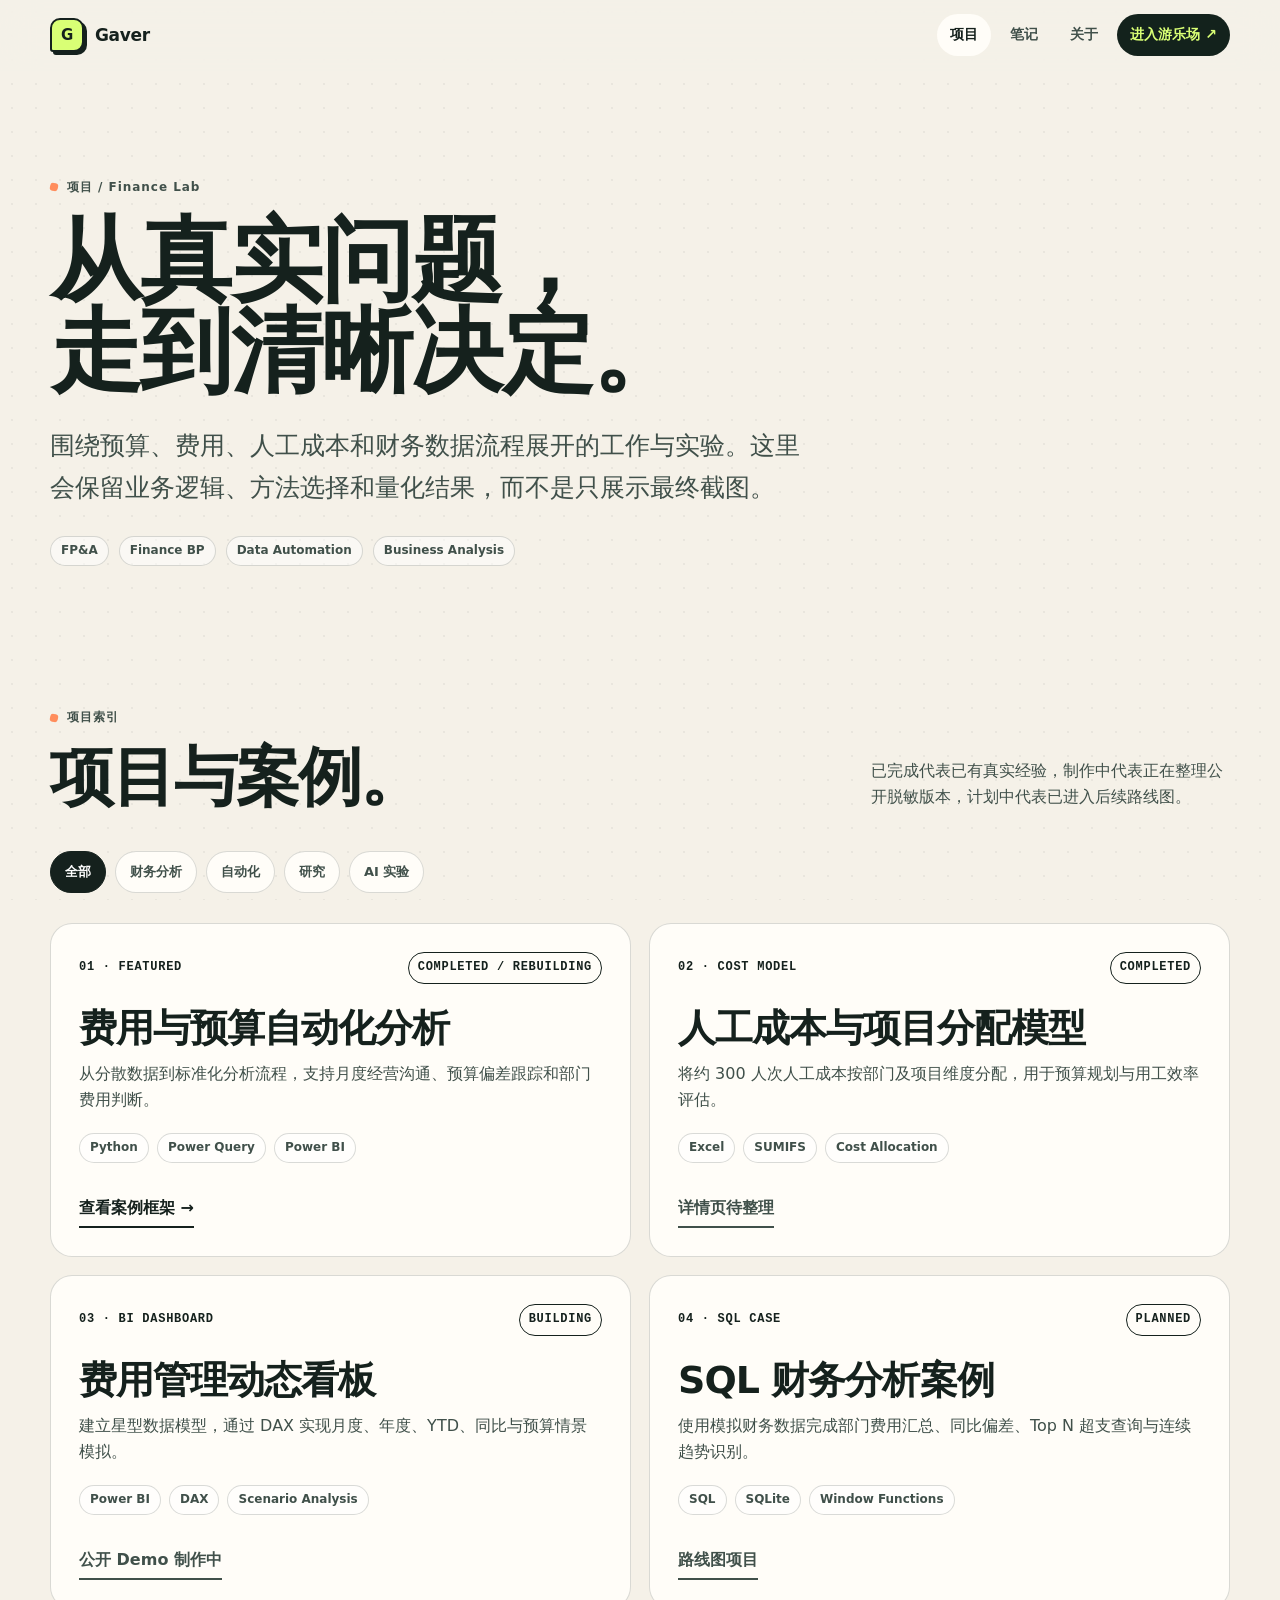
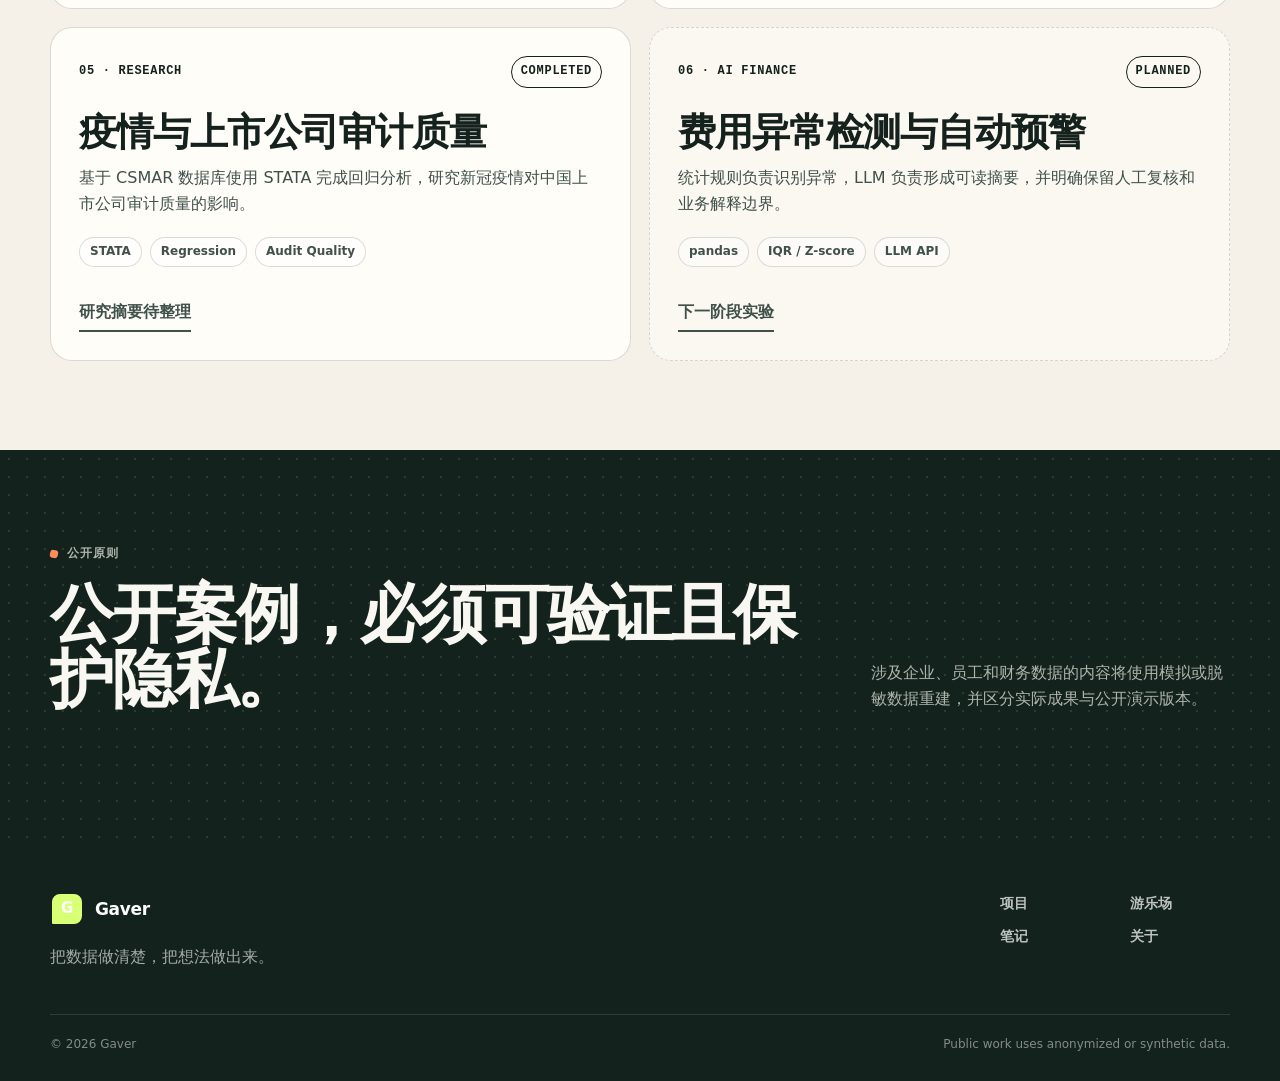
<file: work/index.html>
<!doctype html>
<html lang="zh-CN">
  <head>
    <meta charset="utf-8">
    <meta name="viewport" content="width=device-width, initial-scale=1">
    <meta name="description" content="Gaver 的财务分析、数据自动化、商业分析与研究项目。">
    <meta name="theme-color" content="#f5f1e8">
    <title>Work — Gaver</title>
    <link rel="stylesheet" href="../assets/css/styles.css">
    <script src="../assets/js/main.js" defer></script>
  </head>
  <body>
    <a class="skip-link" href="#main">跳到主要内容</a>
    <header class="site-header">
      <div class="shell nav-wrap">
        <a class="brand" href="../" aria-label="Gaver 首页">
          <span class="brand-mark" aria-hidden="true">G</span><span>Gaver</span>
        </a>
        <button class="menu-toggle" type="button" aria-label="打开导航" aria-expanded="false"><span></span></button>
        <nav aria-label="主要导航">
          <ul class="nav-links">
            <li><a class="nav-link" href="./" aria-current="page">项目</a></li>
            <li><a class="nav-link" href="../notes/">笔记</a></li>
            <li><a class="nav-link" href="../about/">关于</a></li>
            <li><a class="nav-link arcade-link" href="../arcade/">进入游乐场 ↗</a></li>
          </ul>
        </nav>
      </div>
    </header>

    <main id="main">
      <section class="page-hero">
        <div class="shell">
          <p class="eyebrow">项目 / Finance Lab</p>
          <h1>从真实问题，<br>走到清晰决定。</h1>
          <p class="lead">
            围绕预算、费用、人工成本和财务数据流程展开的工作与实验。这里会保留业务逻辑、方法选择和量化结果，而不是只展示最终截图。
          </p>
          <div class="page-meta">
            <span class="tag">FP&amp;A</span>
            <span class="tag">Finance BP</span>
            <span class="tag">Data Automation</span>
            <span class="tag">Business Analysis</span>
          </div>
        </div>
      </section>

      <section class="section" aria-labelledby="work-list-title">
        <div class="shell">
          <div class="section-head">
            <div>
              <p class="section-kicker">项目索引</p>
              <h2 id="work-list-title">项目与案例。</h2>
            </div>
            <p class="section-copy">已完成代表已有真实经验，制作中代表正在整理公开脱敏版本，计划中代表已进入后续路线图。</p>
          </div>

          <div class="filter-bar" aria-label="项目筛选">
            <button class="filter-button is-active" type="button" data-filter="all">全部</button>
            <button class="filter-button" type="button" data-filter="finance">财务分析</button>
            <button class="filter-button" type="button" data-filter="automation">自动化</button>
            <button class="filter-button" type="button" data-filter="research">研究</button>
            <button class="filter-button" type="button" data-filter="ai">AI 实验</button>
          </div>

          <div class="work-list">
            <article class="work-card reveal" data-category="finance automation">
              <div class="project-topline">
                <span class="project-index">01 · Featured</span>
                <span class="project-status">Completed / Rebuilding</span>
              </div>
              <h2>费用与预算自动化分析</h2>
              <p>从分散数据到标准化分析流程，支持月度经营沟通、预算偏差跟踪和部门费用判断。</p>
              <div class="tag-list">
                <span class="tag">Python</span><span class="tag">Power Query</span><span class="tag">Power BI</span>
              </div>
              <a class="project-link" href="../projects/finance-automation/">查看案例框架 →</a>
            </article>

            <article class="work-card reveal" data-category="finance">
              <div class="project-topline">
                <span class="project-index">02 · Cost Model</span>
                <span class="project-status">Completed</span>
              </div>
              <h2>人工成本与项目分配模型</h2>
              <p>将约 300 人次人工成本按部门及项目维度分配，用于预算规划与用工效率评估。</p>
              <div class="tag-list">
                <span class="tag">Excel</span><span class="tag">SUMIFS</span><span class="tag">Cost Allocation</span>
              </div>
              <span class="project-link muted">详情页待整理</span>
            </article>

            <article class="work-card reveal" data-category="finance automation">
              <div class="project-topline">
                <span class="project-index">03 · BI Dashboard</span>
                <span class="project-status">Building</span>
              </div>
              <h2>费用管理动态看板</h2>
              <p>建立星型数据模型，通过 DAX 实现月度、年度、YTD、同比与预算情景模拟。</p>
              <div class="tag-list">
                <span class="tag">Power BI</span><span class="tag">DAX</span><span class="tag">Scenario Analysis</span>
              </div>
              <span class="project-link muted">公开 Demo 制作中</span>
            </article>

            <article class="work-card reveal" data-category="finance automation">
              <div class="project-topline">
                <span class="project-index">04 · SQL Case</span>
                <span class="project-status">Planned</span>
              </div>
              <h2>SQL 财务分析案例</h2>
              <p>使用模拟财务数据完成部门费用汇总、同比偏差、Top N 超支查询与连续趋势识别。</p>
              <div class="tag-list">
                <span class="tag">SQL</span><span class="tag">SQLite</span><span class="tag">Window Functions</span>
              </div>
              <span class="project-link muted">路线图项目</span>
            </article>

            <article class="work-card reveal" data-category="research">
              <div class="project-topline">
                <span class="project-index">05 · Research</span>
                <span class="project-status">Completed</span>
              </div>
              <h2>疫情与上市公司审计质量</h2>
              <p>基于 CSMAR 数据库使用 STATA 完成回归分析，研究新冠疫情对中国上市公司审计质量的影响。</p>
              <div class="tag-list">
                <span class="tag">STATA</span><span class="tag">Regression</span><span class="tag">Audit Quality</span>
              </div>
              <span class="project-link muted">研究摘要待整理</span>
            </article>

            <article class="work-card coming-soon reveal" data-category="ai automation">
              <div class="project-topline">
                <span class="project-index">06 · AI Finance</span>
                <span class="project-status">Planned</span>
              </div>
              <h2>费用异常检测与自动预警</h2>
              <p>统计规则负责识别异常，LLM 负责形成可读摘要，并明确保留人工复核和业务解释边界。</p>
              <div class="tag-list">
                <span class="tag">pandas</span><span class="tag">IQR / Z-score</span><span class="tag">LLM API</span>
              </div>
              <span class="project-link muted">下一阶段实验</span>
            </article>
          </div>
        </div>
      </section>

      <section class="section dark">
        <div class="shell">
          <div class="section-head">
            <div>
              <p class="section-kicker">公开原则</p>
              <h2>公开案例，必须可验证且保护隐私。</h2>
            </div>
            <p class="section-copy">涉及企业、员工和财务数据的内容将使用模拟或脱敏数据重建，并区分实际成果与公开演示版本。</p>
          </div>
        </div>
      </section>
    </main>

    <footer class="site-footer">
      <div class="shell">
        <div class="footer-grid">
          <div>
            <a class="brand" href="../"><span class="brand-mark" aria-hidden="true">G</span><span>Gaver</span></a>
            <p class="footer-statement">把数据做清楚，把想法做出来。</p>
          </div>
          <nav class="footer-nav" aria-label="页脚导航">
            <a href="./">项目</a><a href="../arcade/">游乐场</a><a href="../notes/">笔记</a><a href="../about/">关于</a>
          </nav>
        </div>
        <div class="footer-bottom"><span>© <span data-current-year></span> Gaver</span><span>Public work uses anonymized or synthetic data.</span></div>
      </div>
    </footer>
  </body>
</html>
</file>
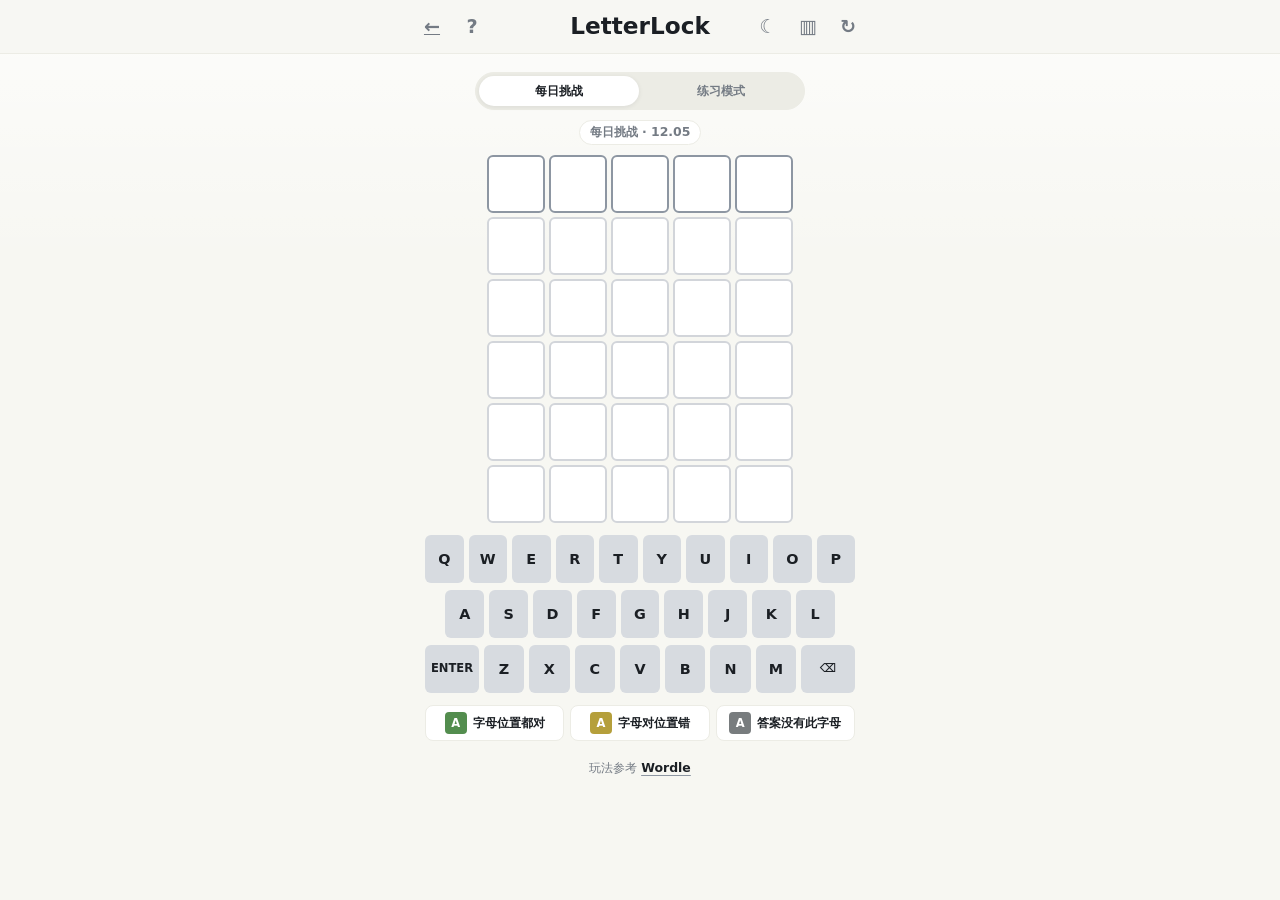
<file: arcade/letterlock/index.html>
<!doctype html>
<html lang="zh-CN">
  <head>
    <meta charset="utf-8">
    <meta name="viewport" content="width=device-width, initial-scale=1">
    <title>LetterLock</title>
    <link rel="stylesheet" href="styles.css?v=43">
  </head>
  <body>
    <canvas id="confetti" class="confetti" aria-hidden="true"></canvas>
    <div id="unlock-effect" class="unlock-effect" aria-hidden="true">
      <div class="unlock-backdrop"></div>
      <div class="unlock-ring"></div>
      <div class="unlock-label">BRAVO!</div>
    </div>

    <header class="topbar">
      <div class="top-actions top-actions-left">
        <a class="icon-button" href="../" aria-label="返回游乐场" title="返回游乐场">←</a>
        <button class="icon-button" id="help-button" type="button" aria-label="查看规则" title="查看规则">?</button>
      </div>
      <div class="brand">
        <h1>LetterLock</h1>
      </div>
      <div class="top-actions">
        <button class="icon-button" id="theme-button" type="button" aria-label="切换深浅色模式" title="切换深浅色模式">☀︎</button>
        <button class="icon-button" id="stats-button" type="button" aria-label="查看统计" title="查看统计">▥</button>
        <button class="icon-button" id="new-game-button" type="button" aria-label="重新开局" title="重新开局">↻</button>
      </div>
    </header>

    <main class="shell">
      <section class="game-panel" aria-label="LetterLock 游戏区">
        <div class="mode-switch" role="group" aria-label="游戏模式">
          <button class="mode-button" type="button" data-mode="daily">每日挑战</button>
          <button class="mode-button" type="button" data-mode="practice">练习模式</button>
        </div>
        <div id="round-label" class="round-label">第 1 局</div>
        <div id="board" class="board" aria-live="polite"></div>
        <p id="message" class="message" role="status"></p>
        <div id="keyboard" class="keyboard" aria-label="屏幕键盘"></div>
      </section>

      <section class="legend" aria-label="颜色说明">
        <div class="legend-item">
          <span class="legend-sample correct">A</span>
          <div>
            <strong>字母位置都对</strong>
            <small>这个字母在本轮词语中，且位置正确</small>
          </div>
        </div>
        <div class="legend-item">
          <span class="legend-sample present">A</span>
          <div>
            <strong>字母对位置错</strong>
            <small>这个字母在本轮词语中，但位置不对</small>
          </div>
        </div>
        <div class="legend-item">
          <span class="legend-sample absent">A</span>
          <div>
            <strong>答案没有此字母</strong>
            <small>本轮词语不包含这个字母</small>
          </div>
        </div>
      </section>

      <section class="result-panel" id="result-panel" hidden>
        <p id="answer-line"></p>
        <div class="word-info" id="word-info" hidden>
          <div class="word-info-head">
            <strong id="word-info-word"></strong>
            <span id="word-info-level"></span>
          </div>
          <dl>
            <div>
              <dt>英文释义</dt>
              <dd id="word-info-en"></dd>
            </div>
            <div>
              <dt>中文含义</dt>
              <dd id="word-info-zh"></dd>
            </div>
          </dl>
        </div>
        <button id="copy-button" type="button">分享结果</button>
      </section>

      <footer>
        玩法参考 <a href="https://www.nytimes.com/games/wordle/index.html" target="_blank" rel="noreferrer">Wordle</a>
      </footer>
    </main>

    <dialog id="help-dialog">
      <div class="dialog-card">
        <header>
          <h2>规则</h2>
          <button class="icon-button" id="close-help-button" type="button" aria-label="关闭规则" title="关闭">×</button>
        </header>
        <p>目标是猜出一个五个字母的英文单词。每次提交必须是词库里的五字母单词。</p>
        <p>输入 5 个字母后，按实体键盘 Enter，或点击下方键盘上的 ENTER 提交。</p>
        <p>每日挑战每天固定一个答案，最多猜 6 次；练习模式每局随机一个答案，最多猜 10 次，可以随时换题。</p>
        <p>提交后每个格子会翻开给出颜色：绿色表示这个字母在本轮词语中，且位置正确；黄色表示这个字母在本轮词语中，但位置不对；灰色表示本轮词语不包含这个字母。</p>
      </div>
    </dialog>

    <dialog id="stats-dialog">
      <div class="dialog-card stats-card">
        <header>
          <h2>统计</h2>
          <button class="icon-button" id="close-stats-button" type="button" aria-label="关闭统计" title="关闭">×</button>
        </header>
        <div class="stats-mode-switch mode-switch" role="group" aria-label="统计模式">
          <button class="mode-button" type="button" data-stats-mode="daily">每日挑战</button>
          <button class="mode-button" type="button" data-stats-mode="practice">练习模式</button>
        </div>
        <div class="stats-summary" aria-label="累计统计">
          <div class="stat-box">
            <strong id="stats-total">0</strong>
            <span>总局数</span>
          </div>
          <div class="stat-box">
            <strong id="stats-wins">0</strong>
            <span>猜对</span>
          </div>
          <div class="stat-box">
            <strong id="stats-losses">0</strong>
            <span>猜错</span>
          </div>
          <div class="stat-box">
            <strong id="stats-win-rate">0%</strong>
            <span>胜率</span>
          </div>
          <div class="stat-box">
            <strong id="stats-average">-</strong>
            <span>平均步数</span>
          </div>
        </div>
        <section class="distribution" aria-label="猜对步数分布">
          <h3>猜对步数分布</h3>
          <div id="guess-distribution" class="distribution-bars"></div>
          <p id="stats-empty" class="stats-empty">猜对一局后这里会开始记录分布。</p>
        </section>
        <section class="daily-history" id="daily-history" aria-label="每日挑战历史" hidden>
          <h3>每日挑战日历</h3>
          <div class="daily-history-summary" aria-label="每日挑战连续记录">
            <div class="daily-history-stat">
              <strong id="daily-current-streak">0</strong>
              <span>当前连续</span>
            </div>
            <div class="daily-history-stat">
              <strong id="daily-best-streak">0</strong>
              <span>最长连续</span>
            </div>
            <div class="daily-history-stat">
              <strong id="daily-recent-wins">0/0</strong>
              <span>近14天猜对</span>
            </div>
          </div>
          <div id="daily-calendar" class="daily-calendar" aria-label="最近14天每日挑战日历"></div>
          <div id="daily-history-list" class="daily-history-list" aria-label="最近每日挑战记录"></div>
          <p id="daily-history-empty" class="stats-empty">完成每日挑战后这里会开始记录。</p>
        </section>
        <button id="reset-records-button" class="reset-records-button" type="button">清空本机记录</button>
      </div>
    </dialog>

    <dialog id="share-dialog">
      <div class="dialog-card share-card">
        <header>
          <h2>分享结果</h2>
          <button class="icon-button" id="close-share-button" type="button" aria-label="关闭分享" title="关闭">×</button>
        </header>
        <div class="share-preview" aria-label="分享预览">
          <div class="share-brand">LetterLock</div>
          <p id="share-meta" class="share-meta"></p>
          <strong id="share-score" class="share-score"></strong>
          <div id="share-grid" class="share-grid" aria-hidden="true"></div>
          <p class="share-note">不包含答案</p>
        </div>
        <button id="share-copy-button" class="share-copy-button" type="button">复制分享文案</button>
        <p id="share-copy-status" class="share-copy-status" aria-live="polite"></p>
      </div>
    </dialog>

    <script src="dictionary.js?v=7"></script>
    <script src="word-info.js?v=2"></script>
    <script src="game.js?v=58"></script>
  </body>
</html>
</file>
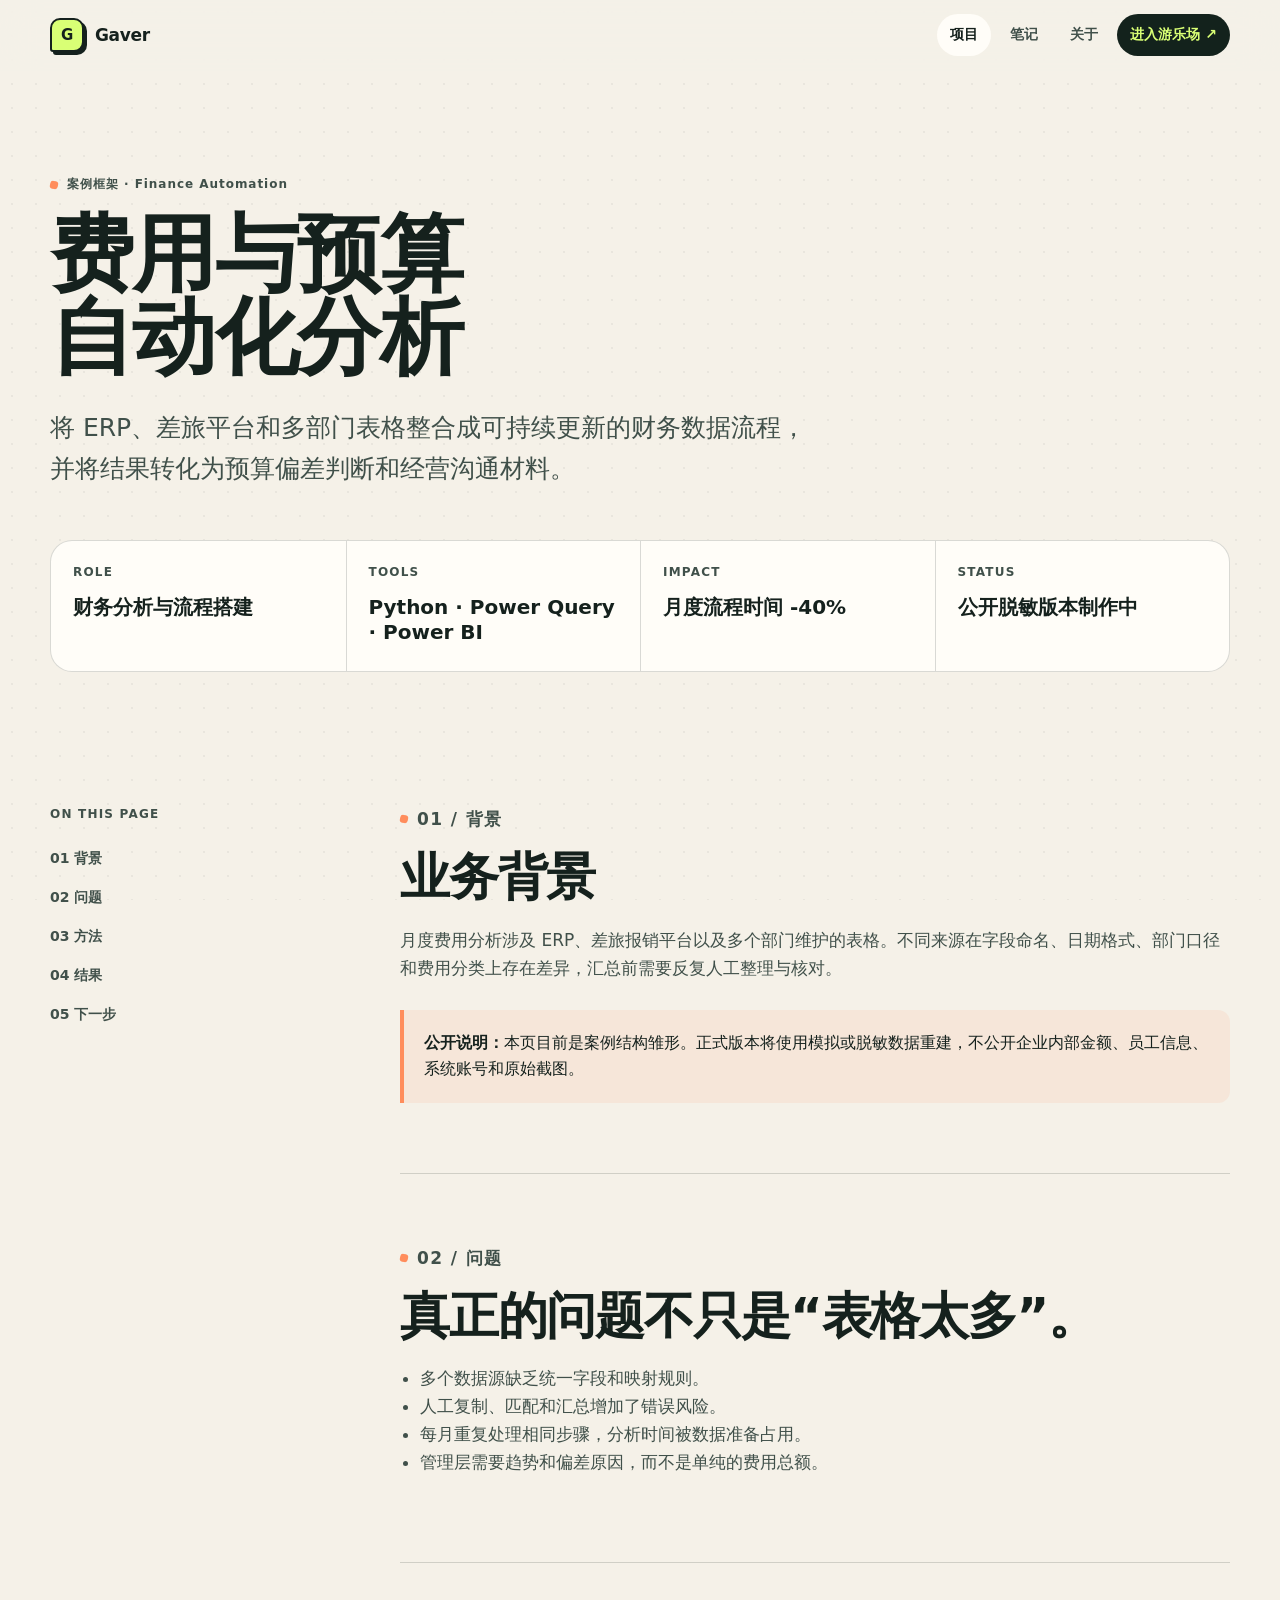
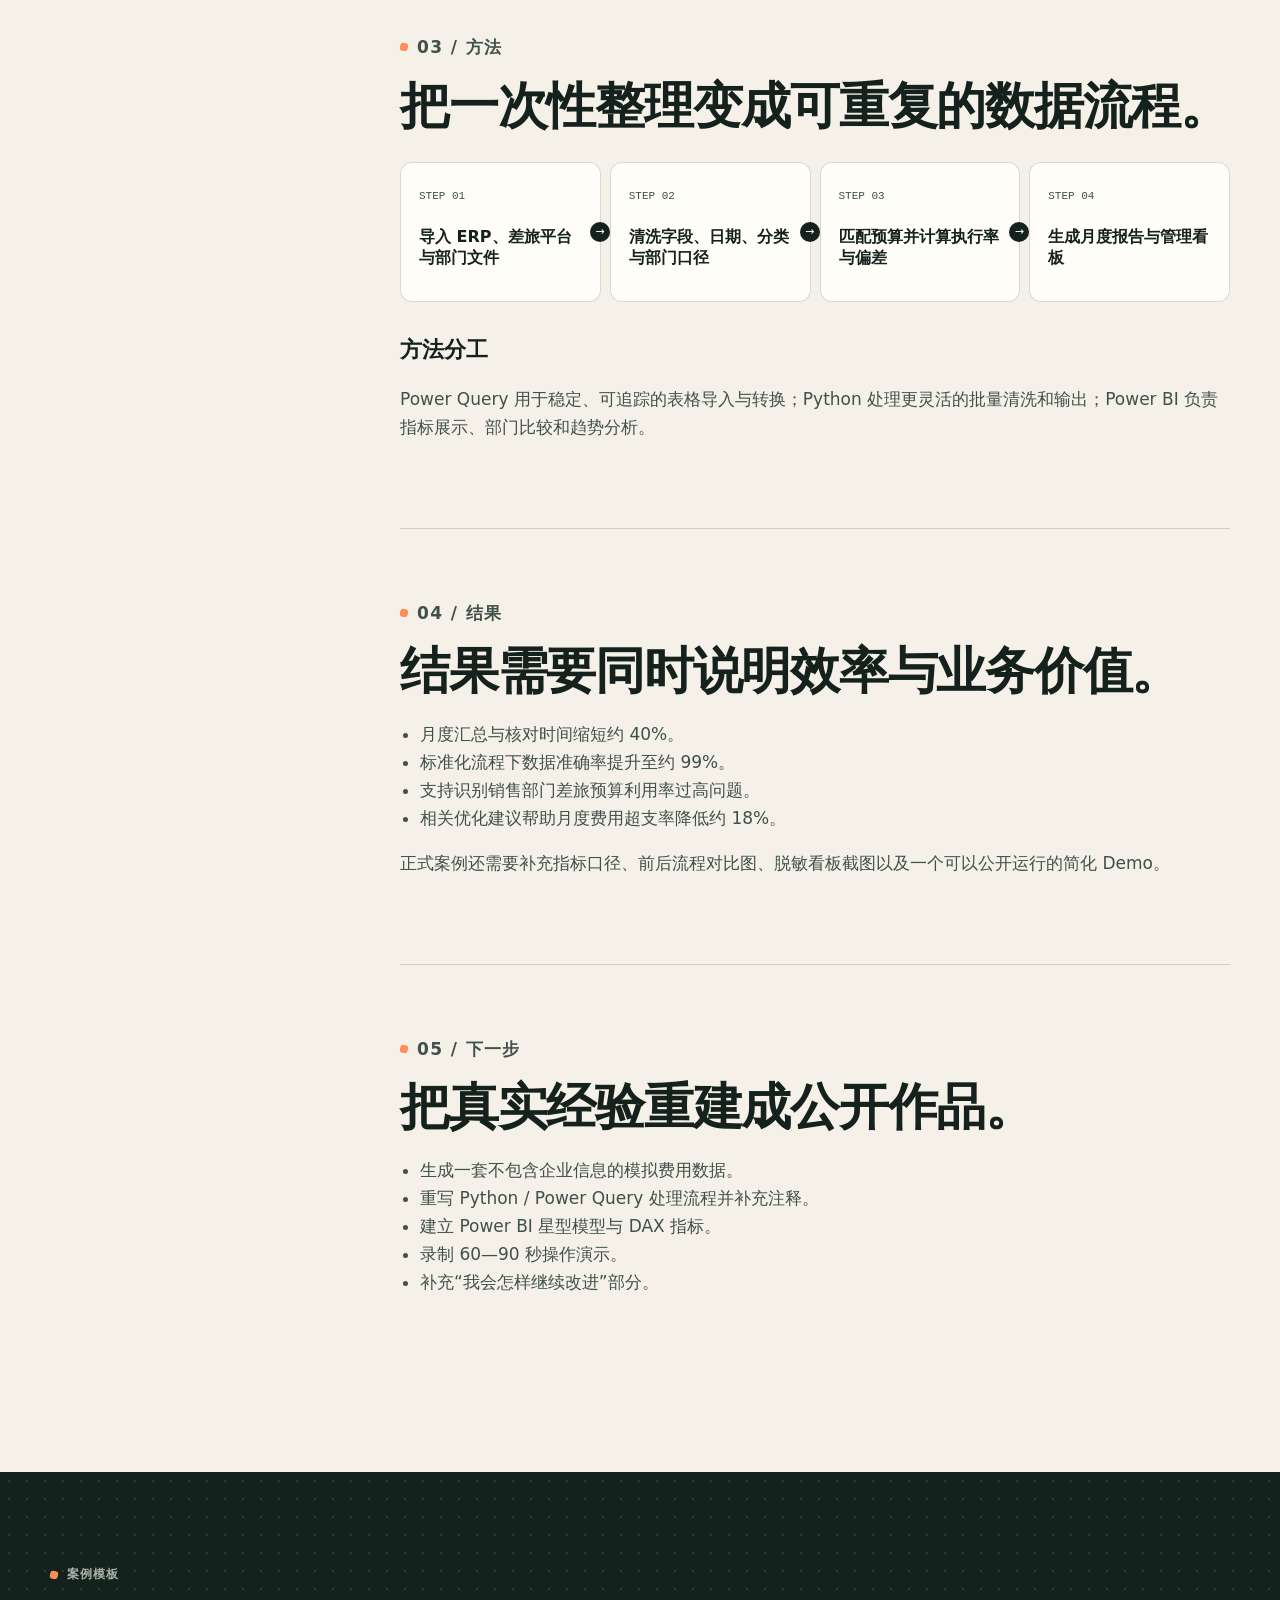
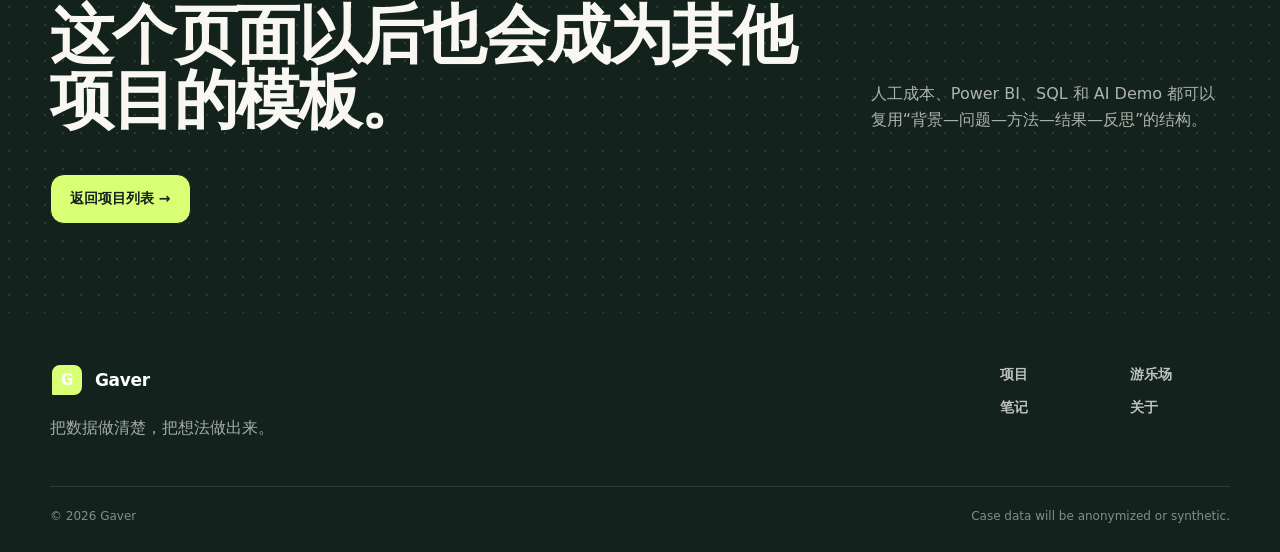
<file: projects/finance-automation/index.html>
<!doctype html>
<html lang="zh-CN">
  <head>
    <meta charset="utf-8">
    <meta name="viewport" content="width=device-width, initial-scale=1">
    <meta name="description" content="费用与预算自动化分析案例框架：从分散数据到标准化财务分析流程。">
    <meta name="theme-color" content="#f5f1e8">
    <title>费用与预算自动化分析 — Gaver</title>
    <link rel="stylesheet" href="../../assets/css/styles.css">
    <script src="../../assets/js/main.js" defer></script>
  </head>
  <body>
    <a class="skip-link" href="#main">跳到主要内容</a>
    <header class="site-header">
      <div class="shell nav-wrap">
        <a class="brand" href="../../" aria-label="Gaver 首页"><span class="brand-mark" aria-hidden="true">G</span><span>Gaver</span></a>
        <button class="menu-toggle" type="button" aria-label="打开导航" aria-expanded="false"><span></span></button>
        <nav aria-label="主要导航">
          <ul class="nav-links">
            <li><a class="nav-link" href="../../work/" aria-current="page">项目</a></li>
            <li><a class="nav-link" href="../../notes/">笔记</a></li>
            <li><a class="nav-link" href="../../about/">关于</a></li>
            <li><a class="nav-link arcade-link" href="../../arcade/">进入游乐场 ↗</a></li>
          </ul>
        </nav>
      </div>
    </header>

    <main id="main">
      <section class="project-hero">
        <div class="shell">
          <p class="eyebrow">案例框架 · Finance Automation</p>
          <h1>费用与预算<br>自动化分析</h1>
          <p class="lead">将 ERP、差旅平台和多部门表格整合成可持续更新的财务数据流程，并将结果转化为预算偏差判断和经营沟通材料。</p>

          <div class="project-facts reveal">
            <div class="project-fact"><span>Role</span><strong>财务分析与流程搭建</strong></div>
            <div class="project-fact"><span>Tools</span><strong>Python · Power Query · Power BI</strong></div>
            <div class="project-fact"><span>Impact</span><strong>月度流程时间 -40%</strong></div>
            <div class="project-fact"><span>Status</span><strong>公开脱敏版本制作中</strong></div>
          </div>
        </div>
      </section>

      <section class="section">
        <div class="shell case-layout">
          <nav class="case-nav" aria-label="案例目录">
            <p>On this page</p>
            <a href="#context">01 背景</a>
            <a href="#problem">02 问题</a>
            <a href="#approach">03 方法</a>
            <a href="#impact">04 结果</a>
            <a href="#next">05 下一步</a>
          </nav>

          <div class="case-content">
            <section class="case-block" id="context">
              <p class="section-kicker">01 / 背景</p>
              <h2>业务背景</h2>
              <p>月度费用分析涉及 ERP、差旅报销平台以及多个部门维护的表格。不同来源在字段命名、日期格式、部门口径和费用分类上存在差异，汇总前需要反复人工整理与核对。</p>
              <div class="privacy-note">
                <strong>公开说明：</strong>本页目前是案例结构雏形。正式版本将使用模拟或脱敏数据重建，不公开企业内部金额、员工信息、系统账号和原始截图。
              </div>
            </section>

            <section class="case-block" id="problem">
              <p class="section-kicker">02 / 问题</p>
              <h2>真正的问题不只是“表格太多”。</h2>
              <ul>
                <li>多个数据源缺乏统一字段和映射规则。</li>
                <li>人工复制、匹配和汇总增加了错误风险。</li>
                <li>每月重复处理相同步骤，分析时间被数据准备占用。</li>
                <li>管理层需要趋势和偏差原因，而不是单纯的费用总额。</li>
              </ul>
            </section>

            <section class="case-block" id="approach">
              <p class="section-kicker">03 / 方法</p>
              <h2>把一次性整理变成可重复的数据流程。</h2>
              <div class="flow" aria-label="数据处理流程">
                <div class="flow-step"><span>STEP 01</span><strong>导入 ERP、差旅平台与部门文件</strong></div>
                <div class="flow-step"><span>STEP 02</span><strong>清洗字段、日期、分类与部门口径</strong></div>
                <div class="flow-step"><span>STEP 03</span><strong>匹配预算并计算执行率与偏差</strong></div>
                <div class="flow-step"><span>STEP 04</span><strong>生成月度报告与管理看板</strong></div>
              </div>

              <h3>方法分工</h3>
              <p>Power Query 用于稳定、可追踪的表格导入与转换；Python 处理更灵活的批量清洗和输出；Power BI 负责指标展示、部门比较和趋势分析。</p>
            </section>

            <section class="case-block" id="impact">
              <p class="section-kicker">04 / 结果</p>
              <h2>结果需要同时说明效率与业务价值。</h2>
              <ul>
                <li>月度汇总与核对时间缩短约 40%。</li>
                <li>标准化流程下数据准确率提升至约 99%。</li>
                <li>支持识别销售部门差旅预算利用率过高问题。</li>
                <li>相关优化建议帮助月度费用超支率降低约 18%。</li>
              </ul>
              <p>正式案例还需要补充指标口径、前后流程对比图、脱敏看板截图以及一个可以公开运行的简化 Demo。</p>
            </section>

            <section class="case-block" id="next">
              <p class="section-kicker">05 / 下一步</p>
              <h2>把真实经验重建成公开作品。</h2>
              <ul>
                <li>生成一套不包含企业信息的模拟费用数据。</li>
                <li>重写 Python / Power Query 处理流程并补充注释。</li>
                <li>建立 Power BI 星型模型与 DAX 指标。</li>
                <li>录制 60—90 秒操作演示。</li>
                <li>补充“我会怎样继续改进”部分。</li>
              </ul>
            </section>
          </div>
        </div>
      </section>

      <section class="section dark">
        <div class="shell">
          <div class="section-head">
            <div>
              <p class="section-kicker">案例模板</p>
              <h2>这个页面以后也会成为其他项目的模板。</h2>
            </div>
            <p class="section-copy">人工成本、Power BI、SQL 和 AI Demo 都可以复用“背景—问题—方法—结果—反思”的结构。</p>
          </div>
          <a class="button lime" href="../../work/">返回项目列表 →</a>
        </div>
      </section>
    </main>

    <footer class="site-footer">
      <div class="shell">
        <div class="footer-grid">
          <div><a class="brand" href="../../"><span class="brand-mark" aria-hidden="true">G</span><span>Gaver</span></a><p class="footer-statement">把数据做清楚，把想法做出来。</p></div>
          <nav class="footer-nav" aria-label="页脚导航"><a href="../../work/">项目</a><a href="../../arcade/">游乐场</a><a href="../../notes/">笔记</a><a href="../../about/">关于</a></nav>
        </div>
        <div class="footer-bottom"><span>© <span data-current-year></span> Gaver</span><span>Case data will be anonymized or synthetic.</span></div>
      </div>
    </footer>
  </body>
</html>
</file>
<file: assets/css/styles.css>
:root {
  --ink: #15211d;
  --ink-soft: #40504a;
  --paper: #f5f1e8;
  --paper-strong: #fffdf8;
  --line: rgba(21, 33, 29, 0.16);
  --mint: #baf7d0;
  --lime: #d9ff75;
  --blue: #9bd7ff;
  --orange: #ff8d5c;
  --purple: #c6b8ff;
  --dark: #13221c;
  --dark-soft: #21372e;
  --radius-sm: 12px;
  --radius-md: 22px;
  --radius-lg: 34px;
  --shadow: 0 18px 50px rgba(21, 33, 29, 0.1);
  --max-width: 1180px;
}

* {
  box-sizing: border-box;
}

html {
  scroll-behavior: smooth;
}

body {
  margin: 0;
  background: var(--paper);
  color: var(--ink);
  font-family: Inter, ui-sans-serif, system-ui, -apple-system, BlinkMacSystemFont, "Segoe UI", sans-serif;
  font-size: 16px;
  line-height: 1.65;
  text-rendering: optimizeLegibility;
}

body::before {
  position: fixed;
  inset: 0;
  z-index: -2;
  background-image: radial-gradient(rgba(21, 33, 29, 0.11) 1px, transparent 1px);
  background-size: 24px 24px;
  opacity: 0.48;
  content: "";
  pointer-events: none;
}

img,
svg {
  display: block;
  max-width: 100%;
}

a {
  color: inherit;
  text-decoration: none;
}

button,
input,
textarea {
  font: inherit;
}

button,
a {
  -webkit-tap-highlight-color: transparent;
}

:focus-visible {
  outline: 3px solid var(--orange);
  outline-offset: 4px;
}

.skip-link {
  position: fixed;
  top: 12px;
  left: 12px;
  z-index: 100;
  padding: 10px 14px;
  transform: translateY(-160%);
  border-radius: 10px;
  background: var(--dark);
  color: #fff;
}

.skip-link:focus {
  transform: translateY(0);
}

.shell {
  width: min(calc(100% - 40px), var(--max-width));
  margin: 0 auto;
}

.site-header {
  position: sticky;
  top: 0;
  z-index: 50;
  padding: 14px 0;
  background: rgba(245, 241, 232, 0.82);
  border-bottom: 1px solid transparent;
  backdrop-filter: blur(18px);
  transition: border-color 180ms ease, box-shadow 180ms ease;
}

.site-header.is-scrolled {
  border-color: var(--line);
  box-shadow: 0 8px 24px rgba(21, 33, 29, 0.06);
}

.nav-wrap {
  display: flex;
  align-items: center;
  justify-content: space-between;
  gap: 24px;
}

.brand {
  display: inline-flex;
  align-items: center;
  gap: 11px;
  font-size: 17px;
  font-weight: 800;
  letter-spacing: -0.02em;
}

.brand-mark {
  display: grid;
  width: 34px;
  height: 34px;
  place-items: center;
  border: 2px solid var(--ink);
  border-radius: 10px 10px 10px 3px;
  background: var(--lime);
  box-shadow: 3px 3px 0 var(--ink);
  font-size: 15px;
  line-height: 1;
}

.nav-links {
  display: flex;
  align-items: center;
  gap: 6px;
  margin: 0;
  padding: 0;
  list-style: none;
}

.nav-link {
  display: inline-flex;
  align-items: center;
  min-height: 42px;
  padding: 8px 13px;
  border-radius: 999px;
  color: var(--ink-soft);
  font-size: 14px;
  font-weight: 700;
  transition: color 160ms ease, background 160ms ease;
}

.nav-link:hover,
.nav-link[aria-current="page"] {
  background: var(--paper-strong);
  color: var(--ink);
}

.nav-link.arcade-link {
  background: var(--dark);
  color: var(--lime);
}

.nav-link.arcade-link:hover,
.nav-link.arcade-link[aria-current="page"] {
  background: var(--orange);
  color: var(--ink);
}

.menu-toggle {
  display: none;
  width: 44px;
  height: 44px;
  padding: 0;
  border: 1px solid var(--line);
  border-radius: 13px;
  background: var(--paper-strong);
  color: var(--ink);
  cursor: pointer;
}

.menu-toggle span,
.menu-toggle::before,
.menu-toggle::after {
  display: block;
  width: 18px;
  height: 2px;
  margin: 4px auto;
  border-radius: 999px;
  background: currentColor;
  content: "";
}

main {
  min-height: 70vh;
}

.hero {
  position: relative;
  overflow: hidden;
  padding: clamp(64px, 8vw, 108px) 0 54px;
}

.hero::after {
  position: absolute;
  top: 42px;
  right: max(-120px, calc((100vw - var(--max-width)) / 2 - 170px));
  z-index: -1;
  width: 430px;
  height: 430px;
  border: 1px solid rgba(21, 33, 29, 0.12);
  border-radius: 42% 58% 50% 50%;
  background: rgba(186, 247, 208, 0.55);
  filter: blur(1px);
  content: "";
  transform: rotate(18deg);
}

.hero-grid {
  display: grid;
  grid-template-columns: minmax(0, 1.35fr) minmax(300px, 0.65fr);
  align-items: end;
  gap: clamp(36px, 7vw, 90px);
}

.hero-grid > * {
  min-width: 0;
}

.eyebrow,
.section-kicker {
  display: inline-flex;
  align-items: center;
  gap: 9px;
  margin: 0 0 18px;
  color: var(--ink-soft);
  font-size: 12px;
  font-weight: 800;
  letter-spacing: 0.08em;
  text-transform: none;
}

.eyebrow::before,
.section-kicker::before {
  width: 8px;
  height: 8px;
  border-radius: 3px;
  background: var(--orange);
  content: "";
  transform: rotate(12deg);
}

.hero h1,
.page-hero h1,
.project-hero h1 {
  max-width: 890px;
  margin: 0;
  font-size: clamp(48px, 7.6vw, 98px);
  line-height: 0.99;
  letter-spacing: -0.018em;
}

.hero h1 .highlight {
  position: relative;
  display: inline;
  color: var(--ink);
  white-space: normal;
  background: linear-gradient(transparent 70%, var(--lime) 70%);
  -webkit-box-decoration-break: clone;
  box-decoration-break: clone;
}

.hero h1 .highlight::after {
  display: none;
}

.hero-intro {
  max-width: 620px;
  margin: 28px 0 0;
  color: var(--ink-soft);
  font-size: clamp(18px, 2vw, 22px);
}

.hero-actions,
.card-actions,
.cta-actions {
  display: flex;
  flex-wrap: wrap;
  gap: 12px;
  margin-top: 32px;
}

.button {
  display: inline-flex;
  align-items: center;
  justify-content: center;
  gap: 10px;
  min-height: 50px;
  padding: 12px 19px;
  border: 1px solid var(--ink);
  border-radius: 14px;
  background: var(--ink);
  box-shadow: 4px 4px 0 rgba(21, 33, 29, 0.22);
  color: #fff;
  font-size: 14px;
  font-weight: 800;
  cursor: pointer;
  transition: transform 160ms ease, box-shadow 160ms ease, background 160ms ease;
}

.button:hover {
  box-shadow: 2px 2px 0 rgba(21, 33, 29, 0.22);
  transform: translate(2px, 2px);
}

.button.secondary {
  background: var(--paper-strong);
  color: var(--ink);
}

.button.lime {
  background: var(--lime);
  color: var(--ink);
}

.button.small {
  min-height: 42px;
  padding: 9px 14px;
  border-radius: 11px;
}

.arrow {
  font-size: 1.1em;
  transition: transform 160ms ease;
}

a:hover .arrow {
  transform: translateX(4px);
}

.hero-side {
  position: relative;
  padding: 24px;
  border: 1px solid var(--ink);
  border-radius: var(--radius-md);
  background: var(--paper-strong);
  box-shadow: 9px 9px 0 var(--ink);
}

.status-row {
  display: flex;
  align-items: center;
  justify-content: space-between;
  gap: 16px;
  margin-bottom: 38px;
}

.status-dot {
  display: inline-flex;
  align-items: center;
  gap: 8px;
  font-size: 12px;
  font-weight: 800;
  letter-spacing: 0.08em;
  text-transform: uppercase;
}

.status-dot::before {
  width: 9px;
  height: 9px;
  border-radius: 50%;
  background: #32c46a;
  box-shadow: 0 0 0 5px rgba(50, 196, 106, 0.14);
  content: "";
}

.hero-note {
  margin: 0;
  font-family: ui-monospace, SFMono-Regular, Menlo, Monaco, Consolas, monospace;
  font-size: 14px;
  line-height: 1.8;
}

.hero-note strong {
  display: block;
  margin-bottom: 5px;
  font-family: Inter, ui-sans-serif, system-ui, sans-serif;
  font-size: 21px;
  letter-spacing: -0.025em;
}

.mini-tags,
.tag-list {
  display: flex;
  flex-wrap: wrap;
  gap: 8px;
  margin-top: 20px;
}

.tag {
  display: inline-flex;
  align-items: center;
  min-height: 30px;
  padding: 4px 10px;
  border: 1px solid var(--line);
  border-radius: 999px;
  background: rgba(255, 255, 255, 0.5);
  color: var(--ink-soft);
  font-size: 12px;
  font-weight: 700;
}

.impact-strip {
  padding: 26px 0 24px;
}

.metric-grid {
  display: grid;
  grid-template-columns: repeat(3, 1fr);
  gap: 14px;
}

.metric {
  min-height: 176px;
  padding: 28px;
  border: 1px solid var(--ink);
  border-radius: var(--radius-md);
  background: var(--paper-strong);
  box-shadow: 5px 5px 0 var(--ink);
}

.metric + .metric {
  border-left: 1px solid var(--ink);
}

.metric:nth-child(2) {
  background: var(--blue);
}

.metric:nth-child(3) {
  background: var(--lime);
}

.metric-value {
  display: block;
  font-size: clamp(42px, 6vw, 68px);
  font-weight: 850;
  line-height: 1;
  letter-spacing: -0.06em;
}

.metric-label {
  display: block;
  max-width: 230px;
  margin-top: 14px;
  color: var(--ink-soft);
  font-size: 14px;
  font-weight: 700;
}

.section {
  padding: clamp(58px, 7vw, 92px) 0;
}

.impact-strip + .section {
  padding-top: clamp(44px, 5vw, 64px);
}

.section.dark {
  position: relative;
  overflow: hidden;
  background: var(--dark);
  color: #f8f7f2;
}

.section.dark::before {
  position: absolute;
  inset: 0;
  background-image: radial-gradient(rgba(217, 255, 117, 0.12) 1px, transparent 1px);
  background-size: 18px 18px;
  content: "";
  pointer-events: none;
}

.section.dark .shell {
  position: relative;
}

.section.dark .section-kicker,
.section.dark .section-copy,
.section.dark .muted {
  color: rgba(248, 247, 242, 0.68);
}

.section-head {
  display: grid;
  grid-template-columns: minmax(0, 1fr) minmax(260px, 0.46fr);
  align-items: end;
  gap: 40px;
  margin-bottom: 40px;
}

.section-head h2 {
  max-width: 760px;
  margin: 0;
  font-size: clamp(36px, 5vw, 64px);
  line-height: 1.02;
  letter-spacing: -0.03em;
}

.section-copy {
  margin: 0;
  color: var(--ink-soft);
}

.project-grid {
  display: grid;
  grid-template-columns: repeat(12, 1fr);
  gap: 18px;
}

.project-card {
  position: relative;
  display: flex;
  grid-column: span 6;
  min-height: 410px;
  overflow: hidden;
  flex-direction: column;
  justify-content: space-between;
  padding: clamp(24px, 4vw, 38px);
  border: 1px solid var(--ink);
  border-radius: var(--radius-md);
  background: var(--paper-strong);
  box-shadow: 0 0 0 rgba(21, 33, 29, 0);
  transition: transform 180ms ease, box-shadow 180ms ease;
}

.project-card:hover {
  box-shadow: 8px 8px 0 var(--ink);
  transform: translate(-4px, -4px);
}

.project-card.featured {
  grid-column: span 7;
  min-height: 380px;
  background: var(--mint);
}

.project-card.arcade-card {
  grid-column: span 5;
  min-height: 380px;
  background: var(--dark-soft);
  color: #fff;
}

.project-card:nth-child(3) {
  background: var(--purple);
}

.project-topline {
  display: flex;
  align-items: center;
  justify-content: space-between;
  gap: 16px;
}

.project-index,
.project-status {
  font-family: ui-monospace, SFMono-Regular, Menlo, Monaco, Consolas, monospace;
  font-size: 12px;
  font-weight: 700;
  letter-spacing: 0.06em;
  text-transform: uppercase;
}

.project-status {
  padding: 5px 9px;
  border: 1px solid currentColor;
  border-radius: 999px;
}

.project-card h3 {
  max-width: 500px;
  margin: 20px 0 12px;
  font-size: clamp(29px, 4vw, 46px);
  line-height: 1.02;
  letter-spacing: -0.025em;
}

.project-card p {
  max-width: 540px;
  margin: 0;
  color: var(--ink-soft);
}

.project-card.arcade-card p {
  color: rgba(255, 255, 255, 0.68);
}

.project-link {
  display: inline-flex;
  align-items: center;
  align-self: flex-start;
  gap: 9px;
  margin-top: 36px;
  padding-bottom: 4px;
  border-bottom: 2px solid currentColor;
  font-weight: 800;
}

.arcade-pixel {
  position: absolute;
  right: 34px;
  bottom: 32px;
  display: grid;
  grid-template-columns: repeat(4, 11px);
  gap: 4px;
  transform: rotate(-6deg);
}

.arcade-pixel span {
  width: 11px;
  height: 11px;
  background: var(--lime);
}

.arcade-pixel span:nth-child(3n) {
  background: var(--orange);
}

.bento-grid {
  display: grid;
  grid-template-columns: 1.2fr 0.8fr 0.8fr;
  gap: 18px;
}

.bento-card {
  min-height: 260px;
  padding: 30px;
  border: 1px solid var(--line);
  border-radius: var(--radius-md);
  background: var(--paper-strong);
  color: var(--ink);
}

.bento-card h3 {
  margin: 0 0 14px;
  font-size: 24px;
  letter-spacing: -0.03em;
}

.bento-card p {
  margin: 0;
  color: var(--ink-soft);
}

.bento-card.now-card {
  background: var(--blue);
}

.bento-card.quote-card {
  display: flex;
  flex-direction: column;
  justify-content: space-between;
  background: var(--orange);
}

.quote-card blockquote {
  margin: 0;
  font-size: clamp(24px, 3vw, 34px);
  font-weight: 750;
  line-height: 1.15;
  letter-spacing: -0.04em;
}

.quote-card cite {
  font-size: 13px;
  font-style: normal;
  font-weight: 800;
  text-transform: uppercase;
}

.page-hero {
  padding: clamp(64px, 8vw, 104px) 0 48px;
}

.page-hero h1 {
  font-size: clamp(54px, 8vw, 92px);
}

.page-hero .lead,
.project-hero .lead {
  max-width: 760px;
  margin: 28px 0 0;
  color: var(--ink-soft);
  font-size: clamp(19px, 2.3vw, 25px);
}

.page-meta {
  display: flex;
  flex-wrap: wrap;
  gap: 10px;
  margin-top: 28px;
}

.filter-bar {
  display: flex;
  flex-wrap: wrap;
  gap: 9px;
  margin-bottom: 30px;
}

.filter-button {
  min-height: 42px;
  padding: 8px 14px;
  border: 1px solid var(--line);
  border-radius: 999px;
  background: var(--paper-strong);
  color: var(--ink-soft);
  font-size: 13px;
  font-weight: 800;
  cursor: pointer;
}

.filter-button:hover,
.filter-button.is-active {
  border-color: var(--ink);
  background: var(--ink);
  color: #fff;
}

.work-list {
  display: grid;
  grid-template-columns: repeat(2, minmax(0, 1fr));
  gap: 18px;
}

.work-card {
  display: flex;
  min-height: 330px;
  flex-direction: column;
  padding: 28px;
  border: 1px solid var(--line);
  border-radius: var(--radius-md);
  background: var(--paper-strong);
  transition: border-color 160ms ease, transform 160ms ease;
}

.work-card:hover {
  border-color: var(--ink);
  transform: translateY(-4px);
}

.work-card[hidden] {
  display: none;
}

.work-card h2 {
  margin: 24px 0 12px;
  font-size: clamp(27px, 3vw, 38px);
  line-height: 1.08;
  letter-spacing: -0.025em;
}

.work-card p {
  margin: 0;
  color: var(--ink-soft);
}

.work-card .project-link {
  margin-top: auto;
  padding-top: 32px;
}

.work-card.coming-soon {
  border-style: dashed;
  background: rgba(255, 253, 248, 0.55);
}

.note-grid {
  display: grid;
  grid-template-columns: repeat(3, minmax(0, 1fr));
  gap: 18px;
}

.note-card {
  display: flex;
  min-height: 290px;
  flex-direction: column;
  padding: 25px;
  border: 1px solid var(--line);
  border-radius: var(--radius-md);
  background: var(--paper-strong);
}

.note-card:nth-child(2) {
  background: var(--blue);
}

.note-card:nth-child(3) {
  background: var(--mint);
}

.note-date {
  font-family: ui-monospace, SFMono-Regular, Menlo, Monaco, Consolas, monospace;
  color: var(--ink-soft);
  font-size: 12px;
}

.note-card h2,
.note-card h3 {
  margin: 24px 0 12px;
  font-size: 25px;
  line-height: 1.15;
  letter-spacing: -0.02em;
}

.note-card p {
  margin: 0;
  color: var(--ink-soft);
}

.note-card .project-link {
  margin-top: auto;
  padding-top: 24px;
}

.timeline {
  display: grid;
  gap: 0;
  margin-top: 20px;
  border-top: 1px solid var(--line);
}

.timeline-item {
  display: grid;
  grid-template-columns: 180px minmax(0, 1fr);
  gap: 34px;
  padding: 28px 0;
  border-bottom: 1px solid var(--line);
}

.timeline-time {
  color: var(--ink-soft);
  font-family: ui-monospace, SFMono-Regular, Menlo, Monaco, Consolas, monospace;
  font-size: 13px;
}

.timeline-item h3 {
  margin: 0;
  font-size: 23px;
  letter-spacing: -0.025em;
}

.timeline-item p {
  max-width: 760px;
  margin: 8px 0 0;
  color: var(--ink-soft);
}

.arcade-hero {
  position: relative;
  overflow: hidden;
  padding: clamp(80px, 11vw, 140px) 0 80px;
  background: var(--dark);
  color: #fff;
}

.arcade-hero::before {
  position: absolute;
  inset: 0;
  background-image:
    linear-gradient(rgba(217, 255, 117, 0.08) 1px, transparent 1px),
    linear-gradient(90deg, rgba(217, 255, 117, 0.08) 1px, transparent 1px);
  background-size: 38px 38px;
  content: "";
  mask-image: linear-gradient(to bottom, black, transparent 90%);
}

.arcade-hero .shell {
  position: relative;
}

.arcade-hero h1 {
  margin: 0;
  color: var(--lime);
  font-family: ui-monospace, SFMono-Regular, Menlo, Monaco, Consolas, monospace;
  font-size: clamp(49px, 10vw, 122px);
  line-height: 0.96;
  letter-spacing: -0.03em;
  text-shadow: 7px 7px 0 rgba(255, 141, 92, 0.75);
}

.arcade-hero .lead {
  max-width: 720px;
  margin: 34px 0 0;
  color: rgba(255, 255, 255, 0.72);
  font-size: 20px;
}

.arcade-window {
  position: relative;
  min-height: 420px;
  overflow: hidden;
  padding: 22px;
  border: 2px solid var(--ink);
  border-radius: var(--radius-md);
  background: #1c2d26;
  box-shadow: 10px 10px 0 var(--ink);
  color: #fff;
}

.window-bar {
  display: flex;
  align-items: center;
  gap: 7px;
  padding-bottom: 17px;
  border-bottom: 1px solid rgba(255, 255, 255, 0.16);
}

.window-bar span {
  width: 10px;
  height: 10px;
  border-radius: 50%;
  background: var(--orange);
}

.window-bar span:nth-child(2) {
  background: var(--lime);
}

.window-bar span:nth-child(3) {
  background: var(--blue);
}

.window-content {
  display: grid;
  min-height: 340px;
  place-items: center;
  padding: 40px;
  text-align: center;
}

.window-content h2 {
  margin: 0 0 12px;
  color: var(--lime);
  font-size: clamp(34px, 5vw, 62px);
  letter-spacing: -0.025em;
}

.window-content p {
  max-width: 560px;
  margin: 0 auto;
  color: rgba(255, 255, 255, 0.68);
}

.project-hero {
  padding: clamp(60px, 8vw, 100px) 0 44px;
}

.project-hero h1 {
  font-size: clamp(48px, 7vw, 84px);
}

.project-facts {
  display: grid;
  grid-template-columns: repeat(4, 1fr);
  margin-top: 50px;
  border: 1px solid var(--line);
  border-radius: var(--radius-md);
  background: var(--paper-strong);
}

.project-fact {
  min-height: 130px;
  padding: 22px;
}

.project-fact + .project-fact {
  border-left: 1px solid var(--line);
}

.project-fact span {
  display: block;
  color: var(--ink-soft);
  font-size: 12px;
  font-weight: 800;
  letter-spacing: 0.1em;
  text-transform: uppercase;
}

.project-fact strong {
  display: block;
  margin-top: 12px;
  font-size: 20px;
  line-height: 1.25;
}

.case-layout {
  display: grid;
  grid-template-columns: 250px minmax(0, 1fr);
  gap: clamp(40px, 8vw, 100px);
}

.case-nav {
  position: sticky;
  top: 92px;
  align-self: start;
}

.case-nav p {
  margin: 0 0 14px;
  color: var(--ink-soft);
  font-size: 12px;
  font-weight: 800;
  letter-spacing: 0.1em;
  text-transform: uppercase;
}

.case-nav a {
  display: block;
  padding: 8px 0;
  color: var(--ink-soft);
  font-size: 14px;
  font-weight: 700;
}

.case-nav a:hover {
  color: var(--ink);
}

.case-content {
  min-width: 0;
}

.case-block {
  padding: 0 0 70px;
}

.case-block + .case-block {
  padding-top: 70px;
  border-top: 1px solid var(--line);
}

.case-block h2 {
  margin: 0 0 22px;
  font-size: clamp(32px, 4vw, 50px);
  line-height: 1.05;
  letter-spacing: -0.025em;
}

.case-block h3 {
  margin: 30px 0 10px;
  font-size: 22px;
}

.case-block p,
.case-block li {
  color: var(--ink-soft);
  font-size: 17px;
}

.case-block ul {
  padding-left: 20px;
}

.flow {
  display: grid;
  grid-template-columns: repeat(4, 1fr);
  gap: 9px;
  margin-top: 30px;
}

.flow-step {
  position: relative;
  min-height: 140px;
  padding: 18px;
  border: 1px solid var(--line);
  border-radius: var(--radius-sm);
  background: var(--paper-strong);
}

.flow-step:not(:last-child)::after {
  position: absolute;
  top: 50%;
  right: -10px;
  z-index: 2;
  display: grid;
  width: 20px;
  height: 20px;
  place-items: center;
  border-radius: 50%;
  background: var(--ink);
  color: #fff;
  content: "→";
  font-size: 11px;
  transform: translateY(-50%);
}

.flow-step span {
  color: var(--ink-soft);
  font-family: ui-monospace, SFMono-Regular, Menlo, Monaco, Consolas, monospace;
  font-size: 11px;
}

.flow-step strong {
  display: block;
  margin-top: 20px;
  line-height: 1.3;
}

.privacy-note {
  margin-top: 28px;
  padding: 20px;
  border-left: 4px solid var(--orange);
  border-radius: 0 var(--radius-sm) var(--radius-sm) 0;
  background: rgba(255, 141, 92, 0.1);
}

.cta-panel {
  display: grid;
  grid-template-columns: minmax(0, 1fr) auto;
  align-items: center;
  gap: 40px;
  padding: clamp(30px, 6vw, 62px);
  border: 1px solid var(--ink);
  border-radius: var(--radius-lg);
  background: var(--lime);
  box-shadow: 10px 10px 0 var(--ink);
}

.cta-panel h2 {
  margin: 0;
  font-size: clamp(34px, 5vw, 58px);
  line-height: 1;
  letter-spacing: -0.025em;
}

.cta-panel p {
  max-width: 650px;
  margin: 16px 0 0;
  color: var(--ink-soft);
}

.site-footer {
  padding: 50px 0 26px;
  background: var(--dark);
  color: #fff;
}

.footer-grid {
  display: grid;
  grid-template-columns: 1fr auto;
  align-items: start;
  gap: 40px;
}

.footer-statement {
  max-width: 600px;
  margin: 18px 0 0;
  color: rgba(255, 255, 255, 0.62);
}

.footer-nav {
  display: grid;
  grid-template-columns: repeat(2, minmax(100px, 1fr));
  gap: 10px 30px;
}

.footer-nav a {
  color: rgba(255, 255, 255, 0.72);
  font-size: 14px;
  font-weight: 700;
}

.footer-nav a:hover {
  color: var(--lime);
}

.footer-bottom {
  display: flex;
  align-items: center;
  justify-content: space-between;
  gap: 24px;
  margin-top: 44px;
  padding-top: 20px;
  border-top: 1px solid rgba(255, 255, 255, 0.12);
  color: rgba(255, 255, 255, 0.48);
  font-size: 12px;
}

.reveal {
  opacity: 0;
  transform: translateY(18px);
  transition: opacity 520ms ease, transform 520ms ease;
}

.reveal.is-visible {
  opacity: 1;
  transform: translateY(0);
}

.muted {
  color: var(--ink-soft);
}

.sr-only {
  position: absolute;
  width: 1px;
  height: 1px;
  overflow: hidden;
  padding: 0;
  border: 0;
  margin: -1px;
  clip: rect(0, 0, 0, 0);
  white-space: nowrap;
}

@media (max-width: 900px) {
  .hero-grid,
  .section-head,
  .case-layout,
  .cta-panel {
    grid-template-columns: 1fr;
  }

  .hero-side {
    max-width: 560px;
  }

  .project-card.featured,
  .project-card.arcade-card,
  .project-card {
    grid-column: span 12;
  }

  .bento-grid {
    grid-template-columns: 1fr 1fr;
  }

  .bento-card:first-child {
    grid-column: span 2;
  }

  .note-grid {
    grid-template-columns: 1fr 1fr;
  }

  .project-facts {
    grid-template-columns: repeat(2, 1fr);
  }

  .project-fact:nth-child(3) {
    border-left: 0;
    border-top: 1px solid var(--line);
  }

  .project-fact:nth-child(4) {
    border-top: 1px solid var(--line);
  }

  .case-nav {
    position: static;
    display: flex;
    overflow-x: auto;
    gap: 18px;
    padding-bottom: 10px;
  }

  .case-nav p {
    display: none;
  }

  .case-nav a {
    flex: 0 0 auto;
  }

  .flow {
    grid-template-columns: repeat(2, 1fr);
  }

  .flow-step:nth-child(2)::after {
    display: none;
  }
}

@media (max-width: 720px) {
  .shell {
    width: min(calc(100% - 28px), var(--max-width));
  }

  .menu-toggle {
    display: block;
  }

  .nav-links {
    position: absolute;
    top: calc(100% + 1px);
    right: 14px;
    left: 14px;
    display: none;
    align-items: stretch;
    flex-direction: column;
    gap: 3px;
    padding: 12px;
    border: 1px solid var(--line);
    border-radius: 18px;
    background: var(--paper-strong);
    box-shadow: var(--shadow);
  }

  .nav-links.is-open {
    display: flex;
  }

  .nav-link {
    justify-content: space-between;
    border-radius: 10px;
  }

  .hero {
    padding-top: 72px;
  }

  .hero h1 .highlight {
    white-space: normal;
  }

  .metric-grid,
  .work-list,
  .note-grid,
  .bento-grid,
  .footer-grid {
    grid-template-columns: 1fr;
  }

  .metric + .metric {
    border-top: 1px solid var(--ink);
    border-left: 1px solid var(--ink);
  }

  .metric {
    min-height: auto;
  }

  .metric:nth-child(2),
  .metric:nth-child(3) {
    transform: none;
  }

  .project-card,
  .project-card.featured,
  .project-card.arcade-card {
    min-height: 390px;
  }

  .bento-card:first-child {
    grid-column: auto;
  }

  .timeline-item {
    grid-template-columns: 1fr;
    gap: 8px;
  }

  .project-facts {
    grid-template-columns: 1fr;
  }

  .project-fact + .project-fact,
  .project-fact:nth-child(3) {
    border-top: 1px solid var(--line);
    border-left: 0;
  }

  .flow {
    grid-template-columns: 1fr;
  }

  .flow-step:not(:last-child)::after {
    top: auto;
    right: 50%;
    bottom: -15px;
    transform: translateX(50%) rotate(90deg);
  }

  .flow-step:nth-child(2)::after {
    display: grid;
  }

  .cta-panel {
    box-shadow: 6px 6px 0 var(--ink);
  }

  .footer-bottom {
    align-items: flex-start;
    flex-direction: column;
  }
}

@media (prefers-reduced-motion: reduce) {
  *,
  *::before,
  *::after {
    scroll-behavior: auto !important;
    transition-duration: 0.01ms !important;
    animation-duration: 0.01ms !important;
    animation-iteration-count: 1 !important;
  }

  .reveal {
    opacity: 1;
    transform: none;
  }
}
</file>
<file: arcade/letterlock/styles.css>
:root {
  --bg: #f7f7f2;
  --paper: #ffffff;
  --ink: #1b1f24;
  --muted: #747b84;
  --faint: #ecece5;
  --line: #d2d5da;
  --line-strong: #8d96a2;
  --correct: #538d4e;
  --present: #b59f3b;
  --absent: #787c7e;
  --danger: #c24a4a;
  --focus: rgba(83, 141, 78, 0.22);
  --egg-yellow: #ffd166;
  --egg-green: #5bd88f;
  --egg-blue: #4ecbff;
  --egg-pink: #ff6f9e;
  --egg-lilac: #9d8cff;
  --unlock-gold: var(--egg-yellow);
  --unlock-green: var(--egg-green);
  --unlock-cyan: var(--egg-blue);
  --unlock-deep: #11161c;
  --unlock-glow: rgba(255, 209, 102, 0.42);
  --radius: 8px;
  --board-gap: 4px;
  --tile-size: clamp(48px, 14vw, 58px);
}

* {
  box-sizing: border-box;
}

html {
  min-height: 100%;
}

body {
  min-height: 100vh;
  margin: 0;
  color: var(--ink);
  font-family:
    Inter,
    ui-sans-serif,
    system-ui,
    -apple-system,
    BlinkMacSystemFont,
    "Segoe UI",
    sans-serif;
  background:
    linear-gradient(180deg, rgba(255, 255, 255, 0.72), rgba(247, 247, 242, 0) 260px),
    var(--bg);
}

button {
  font: inherit;
  cursor: pointer;
}

.confetti {
  position: fixed;
  inset: 0;
  z-index: 12;
  width: 100vw;
  height: 100vh;
  pointer-events: none;
  opacity: 0;
  transition: opacity 180ms ease;
}

.confetti.active {
  opacity: 1;
}

.unlock-effect {
  position: fixed;
  inset: 0;
  z-index: 10;
  overflow: hidden;
  pointer-events: none;
  --unlock-x: 50vw;
  --unlock-y: 42vh;
  visibility: hidden;
  opacity: 0;
  transition:
    opacity 120ms ease,
    visibility 120ms ease;
}

.unlock-effect.active {
  visibility: visible;
  opacity: 1;
}

.unlock-backdrop {
  position: absolute;
  inset: 0;
  background:
    radial-gradient(circle at var(--unlock-x) var(--unlock-y), rgba(255, 209, 102, 0.4), transparent 19%),
    radial-gradient(circle at var(--unlock-x) var(--unlock-y), rgba(78, 203, 255, 0.18), transparent 30%);
  opacity: 0;
}

.unlock-effect.active .unlock-backdrop {
  animation: unlock-backdrop 1150ms ease both;
}

.unlock-ring {
  position: absolute;
  top: var(--unlock-y);
  left: var(--unlock-x);
  width: 72px;
  height: 72px;
  border: 2px solid rgba(255, 209, 102, 0.82);
  border-radius: 50%;
  box-shadow:
    0 0 0 1px rgba(255, 255, 255, 0.52) inset,
    0 0 22px var(--unlock-glow);
  opacity: 0;
  transform: translate(-50%, -50%) scale(0.35);
}

.unlock-ring::before,
.unlock-ring::after {
  position: absolute;
  inset: 10px;
  content: "";
  border: 1px solid rgba(78, 203, 255, 0.62);
  border-radius: 50%;
}

.unlock-ring::after {
  inset: 22px;
  border-color: rgba(255, 111, 158, 0.5);
}

.unlock-effect.active .unlock-ring {
  animation: unlock-ring 1100ms cubic-bezier(0.15, 0.8, 0.2, 1) both;
}

.unlock-label {
  position: absolute;
  top: calc(var(--unlock-y) - 88px);
  left: var(--unlock-x);
  z-index: 1;
  padding: 8px 15px 9px;
  color: #fff;
  font-size: 1.16rem;
  font-weight: 860;
  line-height: 1;
  letter-spacing: 0;
  background: rgba(27, 31, 36, 0.86);
  border: 1px solid rgba(255, 255, 255, 0.22);
  border-radius: 999px;
  box-shadow:
    0 16px 34px rgba(27, 31, 36, 0.24),
    0 0 22px rgba(255, 209, 102, 0.22);
  opacity: 0;
  transform: translate(-50%, 8px) scale(0.92);
}

.unlock-effect.active .unlock-label {
  animation: unlock-label 1050ms 120ms ease both;
}

.unlock-panel {
  position: relative;
  display: grid;
  width: min(88vw, 330px);
  justify-items: center;
  gap: 12px;
  padding: 24px 24px 22px;
  color: #f7f8fb;
  text-align: center;
  background:
    linear-gradient(145deg, rgba(22, 27, 34, 0.95), rgba(13, 17, 23, 0.9)),
    var(--unlock-deep);
  border: 1px solid rgba(255, 216, 77, 0.5);
  border-radius: 14px;
  box-shadow:
    0 28px 74px rgba(0, 0, 0, 0.3),
    0 0 44px rgba(255, 216, 77, 0.22),
    0 0 0 1px rgba(46, 233, 255, 0.16) inset;
  backdrop-filter: blur(16px);
  opacity: 0;
  transform: translateY(12px) scale(0.96);
}

.unlock-panel::before,
.unlock-panel::after {
  position: absolute;
  content: "";
  pointer-events: none;
}

.unlock-panel::before {
  inset: -16px;
  z-index: -1;
  background: conic-gradient(
    from 90deg,
    transparent,
    rgba(46, 233, 255, 0.52),
    rgba(255, 216, 77, 0.74),
    rgba(255, 92, 122, 0.48),
    transparent
  );
  border-radius: 22px;
  filter: blur(13px);
  opacity: 0;
}

.unlock-panel::after {
  inset: 8px;
  border: 1px solid rgba(46, 233, 255, 0.2);
  border-radius: 10px;
  box-shadow: 0 0 20px rgba(46, 233, 255, 0.12) inset;
  opacity: 0;
}

.unlock-effect.active .unlock-panel {
  animation: unlock-panel 2500ms cubic-bezier(0.2, 0.7, 0.25, 1) both;
}

.unlock-effect.active .unlock-panel::before {
  animation: unlock-aura 2500ms 160ms ease both;
}

.unlock-effect.active .unlock-panel::after {
  animation: unlock-frame 1800ms 360ms ease both;
}

.unlock-emblem {
  position: relative;
  width: 88px;
  height: 88px;
  margin-bottom: 2px;
}

.unlock-shackle {
  position: absolute;
  top: 5px;
  left: 23px;
  width: 42px;
  height: 45px;
  border: 8px solid var(--unlock-gold);
  border-bottom: 0;
  border-radius: 28px 28px 0 0;
  box-shadow:
    0 0 16px var(--unlock-glow),
    0 0 28px rgba(255, 216, 77, 0.34);
  transform-origin: 86% 92%;
}

.unlock-effect.active .unlock-shackle {
  animation: unlock-shackle 2100ms 420ms cubic-bezier(0.2, 0.7, 0.25, 1) both;
}

.unlock-body {
  position: absolute;
  right: 13px;
  bottom: 8px;
  display: grid;
  width: 62px;
  height: 48px;
  place-items: center;
  background:
    linear-gradient(145deg, rgba(255, 216, 77, 0.95), rgba(0, 200, 150, 0.95) 46%, #12816b);
  border-radius: 9px;
  box-shadow:
    0 12px 28px rgba(0, 200, 150, 0.42),
    0 0 28px rgba(255, 216, 77, 0.32),
    0 0 0 1px rgba(255, 255, 255, 0.34) inset;
}

.unlock-effect.active .unlock-body {
  animation: unlock-body 2100ms 420ms ease both;
}

.unlock-keyhole {
  position: relative;
  width: 12px;
  height: 24px;
  background: rgba(17, 22, 28, 0.9);
  border-radius: 999px;
}

.unlock-keyhole::before {
  position: absolute;
  top: -7px;
  left: 50%;
  width: 20px;
  height: 20px;
  content: "";
  background: rgba(17, 22, 28, 0.9);
  border-radius: 50%;
  transform: translateX(-50%);
}

.unlock-code {
  display: grid;
  grid-template-columns: repeat(5, 38px);
  gap: 6px;
  margin-top: 2px;
}

.unlock-code span {
  display: grid;
  width: 38px;
  height: 42px;
  place-items: center;
  color: #11161c;
  font-size: 1.15rem;
  font-weight: 840;
  line-height: 1;
  background: #f7f8fb;
  border: 1px solid rgba(46, 233, 255, 0.4);
  border-radius: 6px;
  box-shadow:
    0 9px 24px rgba(0, 0, 0, 0.22),
    0 0 18px rgba(46, 233, 255, 0.16);
  opacity: 0;
  transform: rotateX(90deg) translateY(6px);
  transform-origin: center;
}

.unlock-effect.active .unlock-code span {
  animation: unlock-letter 1450ms cubic-bezier(0.2, 0.7, 0.25, 1) both;
  animation-delay: calc(620ms + var(--unlock-index) * 115ms);
}

.unlock-panel strong {
  color: #f7f8fb;
  font-size: 0.98rem;
  font-weight: 840;
  line-height: 1.1;
  letter-spacing: 0;
  text-shadow:
    0 0 12px rgba(255, 216, 77, 0.48),
    0 0 22px rgba(46, 233, 255, 0.26);
}

.unlock-panel p {
  color: rgba(247, 248, 251, 0.72);
  font-size: 0.82rem;
  font-weight: 680;
  line-height: 1.3;
}

.topbar {
  position: sticky;
  top: 0;
  z-index: 2;
  display: grid;
  grid-template-columns: minmax(auto, 1fr) auto minmax(auto, 1fr);
  align-items: center;
  width: 100%;
  min-height: 54px;
  padding: 8px max(14px, calc((100vw - 450px) / 2));
  background: rgba(247, 247, 242, 0.9);
  border-bottom: 1px solid var(--faint);
  backdrop-filter: blur(14px);
}

.top-actions {
  display: flex;
  justify-content: flex-end;
  gap: 6px;
}

.top-actions-left {
  justify-content: flex-start;
}

.brand {
  min-width: 0;
  text-align: center;
}

.game-nav {
  display: grid;
  grid-template-columns: repeat(2, minmax(0, 1fr));
  justify-content: center;
  width: min(100%, 248px);
  gap: 3px;
  margin: 8px auto 0;
  padding: 3px;
  background: var(--faint);
  border: 1px solid var(--faint);
  border-radius: 999px;
}

.game-nav a {
  display: grid;
  min-width: 0;
  min-height: 30px;
  place-items: center;
  padding: 0 12px;
  color: var(--muted);
  font-size: 0.76rem;
  font-weight: 780;
  line-height: 1;
  text-decoration: none;
  background: transparent;
  border: 1px solid transparent;
  border-radius: 999px;
}

.game-nav a:hover,
.game-nav a:focus-visible {
  color: var(--ink);
  background: var(--faint);
  outline: none;
}

.game-nav a.active {
  color: var(--ink);
  background: var(--paper);
  border-color: var(--paper);
  box-shadow: 0 1px 5px rgba(27, 31, 36, 0.08);
}

h1,
h2,
p {
  margin: 0;
}

h1 {
  font-size: 1.45rem;
  font-weight: 780;
  line-height: 1.05;
  letter-spacing: 0;
}

.icon-button {
  display: inline-grid;
  width: 34px;
  height: 34px;
  place-items: center;
  justify-self: center;
  color: var(--muted);
  font-size: 1.2rem;
  font-weight: 760;
  line-height: 1;
  background: transparent;
  border: 0;
  border-radius: var(--radius);
}

.icon-button:hover,
.icon-button:focus-visible {
  color: var(--ink);
  background: var(--faint);
  outline: none;
}

.shell {
  width: min(100% - 24px, 450px);
  margin: 0 auto;
  padding: 18px 0 34px;
}

.mode-switch {
  display: grid;
  grid-template-columns: repeat(2, minmax(0, 1fr));
  width: min(100%, 330px);
  gap: 3px;
  padding: 3px;
  background: var(--faint);
  border: 1px solid var(--faint);
  border-radius: 999px;
}

.mode-button {
  min-width: 0;
  height: 30px;
  padding: 0 10px;
  color: var(--muted);
  font-size: 0.75rem;
  font-weight: 780;
  line-height: 1;
  white-space: nowrap;
  background: transparent;
  border: 0;
  border-radius: 999px;
}

.mode-button.active {
  color: var(--ink);
  background: var(--paper);
  box-shadow: 0 1px 5px rgba(27, 31, 36, 0.08);
}

.mode-button:focus-visible {
  outline: 3px solid var(--focus);
}

.round-label {
  justify-self: center;
  padding: 4px 10px;
  color: var(--muted);
  font-size: 0.78rem;
  font-weight: 760;
  line-height: 1.2;
  background: var(--paper);
  border: 1px solid var(--faint);
  border-radius: 999px;
}

.game-panel {
  display: grid;
  justify-items: center;
  gap: 10px;
}

.board {
  display: grid;
  width: calc(var(--tile-size) * 5 + var(--board-gap) * 4);
  justify-content: center;
  gap: var(--board-gap);
}

.board.unlock-burst {
  animation: board-unlock-burst 820ms cubic-bezier(0.15, 0.8, 0.2, 1) both;
}

.row {
  display: grid;
  grid-template-columns: repeat(5, var(--tile-size));
  gap: var(--board-gap);
}

.tile {
  display: grid;
  width: var(--tile-size);
  height: var(--tile-size);
  place-items: center;
  color: var(--ink);
  font-size: 1.75rem;
  font-weight: 820;
  line-height: 1;
  text-transform: uppercase;
  background: var(--paper);
  border: 2px solid var(--line);
  border-radius: 6px;
  transform: scaleY(1);
  transition:
    border-color 160ms ease,
    background 160ms ease,
    color 160ms ease;
}

.tile.reveal {
  animation: tile-reveal 720ms ease-in-out both;
  animation-delay: calc(var(--reveal-index) * 125ms);
  transform-origin: center;
  transition: none;
  will-change: transform, background-color, border-color, color;
}

.tile.input-pulse {
  animation: tile-input-pulse 140ms ease-out both;
  transform-origin: center;
  will-change: transform;
}

@keyframes tile-input-pulse {
  0% {
    transform: scale(1);
  }

  46% {
    transform: scale(0.94);
  }

  100% {
    transform: scale(1);
  }
}

@keyframes tile-reveal {
  0% {
    color: var(--ink);
    background: var(--paper);
    border-color: var(--line-strong);
    transform: scaleY(1);
  }

  47% {
    color: transparent;
    background: var(--paper);
    border-color: var(--line-strong);
    transform: scaleY(0.06);
  }

  53% {
    color: transparent;
    background: var(--tile-status-bg, var(--paper));
    border-color: var(--tile-status-bg, var(--line-strong));
    transform: scaleY(0.06);
  }

  60% {
    color: #fff;
    background: var(--tile-status-bg, var(--paper));
    border-color: var(--tile-status-bg, var(--line-strong));
    transform: scaleY(0.22);
  }

  100% {
    color: #fff;
    background: var(--tile-status-bg, var(--paper));
    border-color: var(--tile-status-bg, var(--line-strong));
    transform: scaleY(1);
  }
}

@keyframes unlock-ring {
  0% {
    opacity: 0;
    transform: translate(-50%, -50%) scale(0.24);
  }

  26% {
    opacity: 1;
    transform: translate(-50%, -50%) scale(1);
  }

  100% {
    opacity: 0;
    transform: translate(-50%, -50%) scale(2.65);
  }
}

@keyframes unlock-label {
  0% {
    opacity: 0;
    transform: translate(-50%, 8px) scale(0.92);
  }

  24%,
  72% {
    opacity: 1;
    transform: translate(-50%, 0) scale(1);
  }

  100% {
    opacity: 0;
    transform: translate(-50%, -12px) scale(0.98);
  }
}

@keyframes board-unlock-burst {
  0%,
  100% {
    filter: none;
    transform: scale(1);
  }

  34% {
    filter:
      drop-shadow(0 0 18px rgba(255, 209, 102, 0.42))
      drop-shadow(0 0 22px rgba(78, 203, 255, 0.26));
    transform: scale(1.018);
  }
}

@keyframes unlock-backdrop {
  0% {
    opacity: 0;
    transform: scale(0.92);
  }

  18%,
  72% {
    opacity: 1;
    transform: scale(1);
  }

  100% {
    opacity: 0;
    transform: scale(1.08);
  }
}

@keyframes unlock-panel {
  0% {
    opacity: 0;
    transform: translateY(14px) scale(0.96);
  }

  16%,
  76% {
    opacity: 1;
    transform: translateY(0) scale(1);
  }

  100% {
    opacity: 0;
    transform: translateY(-8px) scale(0.985);
  }
}

@keyframes unlock-aura {
  0% {
    opacity: 0;
    transform: rotate(0deg) scale(0.9);
  }

  18%,
  72% {
    opacity: 1;
    transform: rotate(120deg) scale(1);
  }

  100% {
    opacity: 0;
    transform: rotate(260deg) scale(1.05);
  }
}

@keyframes unlock-frame {
  0% {
    opacity: 0;
    transform: scale(0.94);
  }

  20%,
  72% {
    opacity: 1;
    transform: scale(1);
  }

  100% {
    opacity: 0;
    transform: scale(1.02);
  }
}

@keyframes unlock-shackle {
  0%,
  28% {
    transform: rotate(0deg) translate(0, 0);
  }

  48%,
  82% {
    transform: rotate(-31deg) translate(-5px, -3px);
  }

  100% {
    transform: rotate(-31deg) translate(-5px, -3px);
  }
}

@keyframes unlock-body {
  0%,
  34% {
    filter: brightness(1) saturate(1);
    transform: translateY(0);
  }

  46% {
    filter: brightness(1.38) saturate(1.18);
    transform: translateY(-2px);
  }

  70%,
  100% {
    filter: brightness(1.14) saturate(1.08);
    transform: translateY(0);
  }
}

@keyframes unlock-letter {
  0% {
    opacity: 0;
    transform: rotateX(90deg) translateY(6px);
  }

  38%,
  82% {
    opacity: 1;
    background: var(--unlock-gold);
    box-shadow:
      0 10px 24px rgba(0, 0, 0, 0.24),
      0 0 20px rgba(255, 216, 77, 0.72),
      0 0 34px rgba(46, 233, 255, 0.26);
    transform: rotateX(0deg) translateY(0);
  }

  100% {
    opacity: 0;
    background: var(--unlock-cyan);
    box-shadow:
      0 10px 24px rgba(0, 0, 0, 0.2),
      0 0 24px rgba(46, 233, 255, 0.58);
    transform: rotateX(0deg) translateY(-4px);
  }
}

@keyframes unlock-sweep {
  0% {
    opacity: 0;
    transform: translateX(0);
  }

  18%,
  72% {
    opacity: 1;
  }

  100% {
    opacity: 0;
    transform: translateX(180vw);
  }
}

@keyframes keyboard-unlock {
  0%,
  100% {
    filter: none;
  }

  42% {
    filter:
      drop-shadow(0 0 18px var(--unlock-glow))
      drop-shadow(0 0 12px rgba(46, 233, 255, 0.35));
  }
}

@keyframes key-unlock {
  0%,
  100% {
    transform: translateY(0);
    box-shadow: none;
  }

  45% {
    transform: translateY(-2px);
    box-shadow:
      0 0 0 3px rgba(255, 216, 77, 0.2),
      0 0 16px rgba(46, 233, 255, 0.22);
  }
}

.tile.active {
  border-color: var(--line-strong);
}

.tile.active.has-letter {
  border-color: var(--ink);
}

.tile.correct,
.tile.present,
.tile.absent {
  color: #fff;
}

.tile.correct {
  --tile-status-bg: var(--correct);
  background: var(--correct);
  border-color: var(--correct);
}

.tile.present {
  --tile-status-bg: var(--present);
  background: var(--present);
  border-color: var(--present);
}

.tile.absent {
  --tile-status-bg: var(--absent);
  background: var(--absent);
  border-color: var(--absent);
}

.message {
  justify-self: center;
  width: 100%;
  min-height: 1.35em;
  color: var(--muted);
  font-size: 0.92rem;
  line-height: 1.35;
  text-align: center;
}

.message:empty {
  display: none;
}

.message.error {
  color: var(--danger);
}

.message.success {
  color: var(--correct);
}

.keyboard {
  display: grid;
  width: min(100%, 430px);
  gap: 7px;
  margin-top: 2px;
  touch-action: manipulation;
}

body.unlocking .keyboard {
  animation: keyboard-unlock 1250ms 760ms ease both;
}

.keyboard-row {
  display: flex;
  justify-content: center;
  gap: 5px;
}

.key {
  display: grid;
  min-width: 0;
  height: 48px;
  flex: 1 1 0;
  place-items: center;
  padding: 0 4px;
  color: var(--ink);
  font-size: 0.9rem;
  font-weight: 780;
  line-height: 1;
  text-transform: uppercase;
  background: #d7dbe0;
  border: 0;
  border-radius: 6px;
  transition:
    transform 120ms ease,
    background 160ms ease,
    color 160ms ease;
}

body.unlocking .key {
  animation: key-unlock 900ms 860ms ease both;
}

.key:hover,
.key:focus-visible {
  transform: translateY(-1px);
  outline: 3px solid var(--focus);
}

.key.wide {
  flex: 1.42 1 0;
  font-size: 0.72rem;
}

.key-spacer {
  display: block;
  min-width: 0;
  flex: 1 1 0;
  pointer-events: none;
}

.key-spacer-half {
  flex: 0.5 1 0;
}

.key.correct,
.key.present,
.key.absent {
  color: #fff;
}

.key.correct {
  background: var(--correct);
}

.key.present {
  background: var(--present);
}

.key.absent {
  background: var(--absent);
}

.legend {
  display: grid;
  grid-template-columns: repeat(3, minmax(0, 1fr));
  width: min(100%, 430px);
  gap: 6px;
  margin: 12px auto 0;
  color: var(--muted);
  font-size: 0.76rem;
}

.legend-item {
  display: flex;
  align-items: center;
  justify-content: center;
  min-width: 0;
  gap: 6px;
  padding: 6px 7px;
  background: var(--paper);
  border: 1px solid var(--faint);
  border-radius: var(--radius);
}

.legend-item div {
  min-width: 0;
  text-align: center;
}

.legend strong,
.legend small {
  display: block;
}

.legend strong {
  color: var(--ink);
  font-size: 0.75rem;
  line-height: 1.2;
}

.legend small {
  display: none;
  margin-top: 2px;
  color: var(--muted);
  font-size: 0.75rem;
  line-height: 1.25;
}

.legend-sample {
  display: grid;
  width: 22px;
  height: 22px;
  flex: 0 0 auto;
  place-items: center;
  color: #fff;
  font-size: 0.72rem;
  font-weight: 820;
  border-radius: 4px;
}

.legend-sample.correct {
  background: var(--correct);
}

.legend-sample.present {
  background: var(--present);
}

.legend-sample.absent {
  background: var(--absent);
}

.result-panel {
  display: grid;
  gap: 10px;
  width: min(100%, 430px);
  margin-top: 8px;
  padding: 14px;
  text-align: center;
  background: var(--paper);
  border: 1px solid var(--faint);
  border-radius: var(--radius);
}

.result-panel[hidden] {
  display: none;
}

.result-panel > p {
  min-width: 0;
  color: var(--ink);
  font-weight: 740;
}

.word-info {
  display: grid;
  gap: 10px;
  padding: 12px;
  text-align: left;
  background: var(--bg);
  border: 1px solid var(--faint);
  border-radius: var(--radius);
}

.word-info[hidden] {
  display: none;
}

.word-info-head {
  display: flex;
  align-items: center;
  justify-content: space-between;
  gap: 10px;
}

.word-info-head strong {
  color: var(--ink);
  font-size: 1rem;
  font-weight: 820;
  letter-spacing: 0;
}

.word-info-head span {
  flex: 0 0 auto;
  padding: 4px 8px;
  color: var(--correct);
  font-size: 0.7rem;
  font-weight: 780;
  line-height: 1;
  background: rgba(83, 141, 78, 0.1);
  border: 1px solid rgba(83, 141, 78, 0.22);
  border-radius: 999px;
}

.word-info dl {
  display: grid;
  gap: 8px;
  margin: 0;
}

.word-info dl > div {
  display: grid;
  gap: 3px;
}

.word-info dt {
  color: var(--muted);
  font-size: 0.68rem;
  font-weight: 760;
  line-height: 1.2;
}

.word-info dd {
  margin: 0;
  color: var(--ink);
  font-size: 0.8rem;
  font-weight: 620;
  line-height: 1.45;
}

#copy-button {
  height: 42px;
  padding: 0 13px;
  color: #fff;
  font-weight: 760;
  background: var(--ink);
  border: 2px solid var(--ink);
  border-radius: var(--radius);
}

#copy-button:hover,
#copy-button:focus-visible {
  background: #34383e;
  border-color: #34383e;
  outline: none;
}

.share-card {
  display: grid;
  gap: 14px;
  padding: 22px;
}

.share-card header {
  position: relative;
  display: block;
  margin-bottom: 0;
}

.share-card header h2 {
  text-align: center;
}

.share-card header .icon-button {
  position: absolute;
  top: 50%;
  right: 0;
  transform: translateY(-50%);
}

.share-preview {
  display: grid;
  justify-items: center;
  gap: 8px;
  padding: 18px 16px;
  text-align: center;
  background:
    linear-gradient(180deg, rgba(255, 255, 255, 0.82), rgba(247, 247, 242, 0.98)),
    var(--bg);
  border: 1px solid var(--faint);
  border-radius: var(--radius);
}

.share-brand {
  color: var(--ink);
  font-size: 1.35rem;
  font-weight: 840;
  line-height: 1;
}

.share-meta {
  color: var(--muted);
  font-size: 0.76rem;
  font-weight: 760;
  line-height: 1.2;
}

.share-score {
  color: var(--ink);
  font-size: 1.05rem;
  font-weight: 820;
  line-height: 1;
}

.share-grid {
  display: grid;
  gap: 4px;
  margin-top: 3px;
}

.share-grid-row {
  display: grid;
  grid-template-columns: repeat(5, 20px);
  gap: 4px;
}

.share-grid-cell {
  width: 20px;
  height: 20px;
  background: var(--absent);
  border-radius: 4px;
}

.share-grid-cell.correct {
  background: var(--correct);
}

.share-grid-cell.present {
  background: var(--present);
}

.share-grid-cell.absent {
  background: var(--absent);
}

.share-note {
  color: var(--muted);
  font-size: 0.7rem;
  font-weight: 700;
  line-height: 1.2;
}

.share-copy-button {
  height: 42px;
  padding: 0 13px;
  color: #fff;
  font-weight: 760;
  background: var(--correct);
  border: 2px solid var(--correct);
  border-radius: var(--radius);
}

.share-copy-button:hover,
.share-copy-button:focus-visible {
  background: #477d43;
  border-color: #477d43;
  outline: none;
}

.share-copy-status {
  min-height: 1em;
  color: var(--correct);
  font-size: 0.76rem;
  font-weight: 720;
  line-height: 1.3;
  text-align: center;
}

footer {
  margin: 18px auto 0;
  width: min(100%, 330px);
  color: var(--muted);
  font-size: 0.78rem;
  line-height: 1.5;
  text-align: center;
}

footer a {
  color: var(--ink);
  font-weight: 700;
  text-decoration-color: var(--line-strong);
  text-decoration-thickness: 1px;
  text-underline-offset: 3px;
}

dialog {
  width: min(92vw, 390px);
  max-width: none;
  padding: 0;
  color: var(--ink);
  background: transparent;
  border: 0;
}

#stats-dialog {
  width: min(98vw, 680px);
}

#share-dialog {
  width: min(92vw, 420px);
}

dialog::backdrop {
  background: rgba(28, 31, 35, 0.32);
  backdrop-filter: blur(3px);
}

.dialog-card {
  box-sizing: border-box;
  width: 100%;
  padding: 18px;
  background: var(--paper);
  border: 1px solid var(--line);
  border-radius: var(--radius);
  box-shadow: 0 18px 50px rgba(0, 0, 0, 0.13);
}

.dialog-card header {
  display: grid;
  grid-template-columns: 34px minmax(0, 1fr) 34px;
  align-items: center;
  gap: 12px;
  margin-bottom: 12px;
}

.dialog-card h2 {
  grid-column: 2;
  font-size: 1.2rem;
  font-weight: 780;
  text-align: center;
}

.dialog-card header .icon-button {
  grid-column: 3;
  justify-self: end;
}

.dialog-card p {
  color: var(--muted);
  line-height: 1.65;
}

.dialog-card p + p {
  margin-top: 8px;
}

.stats-card {
  display: grid;
  gap: 18px;
  padding: 26px 30px 28px;
}

.stats-card header {
  position: relative;
  display: block;
  margin-bottom: 2px;
}

.stats-card header h2 {
  text-align: center;
}

.stats-card header .icon-button {
  position: absolute;
  top: 50%;
  right: 0;
  transform: translateY(-50%);
}

.stats-mode-switch {
  justify-self: center;
  width: min(100%, 300px);
  margin-top: -6px;
}

.stats-summary {
  display: grid;
  grid-template-columns: repeat(5, minmax(0, 1fr));
  justify-self: center;
  width: min(100%, 560px);
  gap: 8px;
}

.stat-box {
  display: grid;
  min-width: 0;
  min-height: 68px;
  align-content: center;
  gap: 3px;
  padding: 9px 6px;
  text-align: center;
  background: var(--bg);
  border: 1px solid var(--faint);
  border-radius: var(--radius);
}

.stat-box strong {
  min-width: 0;
  overflow: hidden;
  color: var(--ink);
  font-size: 1.25rem;
  font-weight: 820;
  line-height: 1.1;
  text-overflow: ellipsis;
  white-space: nowrap;
}

.stat-box span {
  color: var(--muted);
  font-size: 0.72rem;
  font-weight: 680;
  line-height: 1.15;
}

.distribution {
  display: grid;
  justify-self: center;
  width: min(100%, 560px);
  gap: 10px;
}

.distribution h3 {
  margin: 0;
  color: var(--ink);
  font-size: 1rem;
  font-weight: 780;
  letter-spacing: 0;
  text-align: center;
}

.distribution-bars {
  display: grid;
  gap: 7px;
}

.distribution-row {
  display: grid;
  grid-template-columns: 18px minmax(0, 1fr);
  align-items: center;
  gap: 8px;
}

.distribution-label {
  color: var(--muted);
  font-size: 0.78rem;
  font-weight: 780;
  text-align: right;
}

.distribution-track {
  min-width: 0;
  height: 26px;
  overflow: hidden;
  background: var(--faint);
  border-radius: 5px;
}

.distribution-bar {
  display: flex;
  width: 0;
  min-width: 22px;
  height: 100%;
  align-items: center;
  justify-content: flex-end;
  padding: 0 7px;
  color: #fff;
  font-size: 0.75rem;
  font-weight: 800;
  line-height: 1;
  background: var(--correct);
  border-radius: 5px;
  transition: width 220ms ease;
}

.distribution-bar.empty {
  color: var(--muted);
  background: var(--line);
}

.stats-empty {
  color: var(--muted);
  font-size: 0.78rem;
  line-height: 1.4;
}

.stats-empty[hidden] {
  display: none;
}

.daily-history {
  display: grid;
  justify-self: center;
  width: min(100%, 560px);
  gap: 10px;
}

.daily-history[hidden] {
  display: none;
}

.daily-history h3 {
  margin: 0;
  color: var(--ink);
  font-size: 1rem;
  font-weight: 780;
  letter-spacing: 0;
  text-align: center;
}

.daily-history-summary {
  display: grid;
  grid-template-columns: repeat(3, minmax(0, 1fr));
  gap: 8px;
}

.daily-history-stat {
  display: grid;
  min-width: 0;
  min-height: 56px;
  align-content: center;
  gap: 2px;
  padding: 8px 6px;
  text-align: center;
  background: var(--bg);
  border: 1px solid var(--faint);
  border-radius: var(--radius);
}

.daily-history-stat strong {
  color: var(--ink);
  font-size: 1.02rem;
  font-weight: 820;
  line-height: 1.1;
}

.daily-history-stat span {
  color: var(--muted);
  font-size: 0.68rem;
  font-weight: 700;
  line-height: 1.15;
}

.daily-calendar {
  display: grid;
  grid-template-columns: repeat(7, minmax(0, 1fr));
  gap: 6px;
}

.daily-calendar-day {
  display: grid;
  min-width: 0;
  min-height: 50px;
  align-content: center;
  gap: 3px;
  padding: 6px 3px;
  text-align: center;
  background: var(--bg);
  border: 1px solid var(--faint);
  border-radius: 7px;
}

.daily-calendar-day.today {
  border-color: var(--line-strong);
}

.daily-calendar-day span {
  color: var(--muted);
  font-size: 0.62rem;
  font-weight: 720;
  line-height: 1;
}

.daily-calendar-day strong {
  color: var(--muted);
  font-size: 0.78rem;
  font-weight: 820;
  line-height: 1;
}

.daily-calendar-day.won {
  background: rgba(83, 141, 78, 0.12);
  border-color: rgba(83, 141, 78, 0.35);
}

.daily-calendar-day.won strong {
  color: var(--correct);
}

.daily-calendar-day.lost {
  background: rgba(120, 124, 126, 0.12);
  border-color: rgba(120, 124, 126, 0.35);
}

.daily-calendar-day.lost strong {
  color: var(--absent);
}

.daily-history-list {
  display: grid;
  gap: 6px;
}

.daily-history-row {
  display: grid;
  grid-template-columns: 52px minmax(0, 1fr) 42px;
  align-items: center;
  gap: 8px;
  padding: 7px 9px;
  background: var(--bg);
  border: 1px solid var(--faint);
  border-radius: 7px;
}

.daily-history-row span {
  color: var(--muted);
  font-size: 0.72rem;
  font-weight: 720;
  line-height: 1.1;
}

.daily-history-row strong {
  color: var(--ink);
  font-size: 0.76rem;
  font-weight: 800;
  line-height: 1.1;
}

.daily-history-row.won strong {
  color: var(--correct);
}

.daily-history-row.lost strong {
  color: var(--absent);
}

.reset-records-button {
  justify-self: center;
  padding: 9px 14px;
  color: var(--danger);
  font-size: 0.78rem;
  font-weight: 760;
  line-height: 1;
  background: transparent;
  border: 1px solid rgba(194, 74, 74, 0.34);
  border-radius: 999px;
}

.reset-records-button:hover,
.reset-records-button:focus-visible {
  background: rgba(194, 74, 74, 0.08);
  outline: none;
}

@media (max-width: 560px) {
  body {
    padding-bottom: calc(18px + env(safe-area-inset-bottom, 0px));
  }

  .shell {
    padding-bottom: 16px;
  }

  .game-panel {
    gap: 8px;
  }

  .legend {
    width: min(100%, 390px);
    gap: 5px;
    margin-top: 8px;
  }

  .legend-item {
    min-height: 34px;
    gap: 4px;
    padding: 5px 4px;
  }

  .legend strong {
    font-size: 0.7rem;
  }

  .legend-sample {
    width: 20px;
    height: 20px;
    font-size: 0.68rem;
  }

  .keyboard {
    width: min(100%, 430px);
    box-sizing: border-box;
    gap: 7px;
    margin: 8px auto 0;
    padding: 7px 6px 8px;
    background: #d1d3d9;
    border-radius: 15px;
    box-shadow:
      inset 0 1px 0 rgba(255, 255, 255, 0.38),
      0 2px 10px rgba(27, 31, 36, 0.08);
    backdrop-filter: none;
  }

  .keyboard-row {
    display: flex;
    width: 100%;
    gap: 6px;
    justify-content: center;
  }

  .key {
    width: 100%;
    height: 45px;
    padding: 0 2px;
    color: #0f1115;
    font-size: 1.34rem;
    font-weight: 520;
    text-transform: none;
    background: #fff;
    border-radius: 7px;
    box-shadow:
      0 1px 0 rgba(0, 0, 0, 0.22),
      0 2px 3px rgba(0, 0, 0, 0.08);
  }

  .key.wide {
    flex: 1.58 1 0;
    font-size: 0.72rem;
    font-weight: 720;
    text-transform: uppercase;
    background: #f9f9fb;
  }

  .key-spacer-half {
    display: block;
    flex: 0.5 1 0;
    min-width: 0;
  }

  .keyboard-row-3 [data-key="backspace"] {
    font-size: 1.18rem;
    background: #f9f9fb;
  }

  footer {
    display: none;
  }

  #stats-dialog {
    width: min(98vw, 500px);
  }

  .unlock-panel {
    width: min(90vw, 310px);
    padding: 22px 18px 20px;
  }

  .unlock-code {
    grid-template-columns: repeat(5, 34px);
  }

  .unlock-code span {
    width: 34px;
    height: 38px;
    font-size: 1.02rem;
  }

  .stats-card {
    padding: 22px 20px 24px;
  }

  .stats-summary {
    grid-template-columns: repeat(5, minmax(0, 1fr));
    gap: 6px;
  }
}

@media (max-width: 430px) {
  :root {
    --tile-size: clamp(48px, 14vw, 56px);
  }

  .shell {
    width: min(100% - 18px, 430px);
    padding-top: 14px;
  }

  .topbar {
    padding-right: 10px;
    padding-left: 10px;
  }

  .top-actions {
    gap: 2px;
  }

  .tile {
    font-size: 1.45rem;
  }

  .keyboard-row {
    gap: 6px;
  }

  .key {
    height: 43px;
    padding: 0 2px;
    font-size: 1.24rem;
    border-radius: 7px;
  }

  .key.wide {
    font-size: 0.68rem;
  }

  .stats-summary {
    grid-template-columns: repeat(5, minmax(0, 1fr));
    gap: 5px;
  }

  .stat-box {
    min-height: 58px;
    padding: 7px 3px;
  }

  .stat-box strong {
    font-size: 1rem;
  }

  .stat-box span {
    font-size: 0.62rem;
  }
}

@media (prefers-reduced-motion: reduce) {
  .unlock-effect,
  .unlock-effect *,
  body.unlocking .keyboard,
  body.unlocking .key,
  .tile.input-pulse {
    transition-duration: 1ms;
    animation-duration: 1ms;
    animation-delay: 0ms;
  }
}

html.dark {
  --bg: #121416;
  --paper: #181b1f;
  --ink: #f1f2f3;
  --muted: #9aa0a6;
  --faint: #25292f;
  --line: #3a4048;
  --line-strong: #727b86;
  --absent: #444e5a;
  --absent-key: #2e3947;
  --focus: rgba(93, 162, 86, 0.24);
  --unlock-glow: rgba(212, 173, 50, 0.28);
}

html.dark body {
  background:
    linear-gradient(180deg, rgba(24, 27, 31, 0.72), rgba(18, 20, 22, 0) 260px),
    var(--bg);
}

html.dark .topbar {
  background: rgba(18, 20, 22, 0.9);
}

html.dark .keyboard {
  background: rgba(18, 20, 22, 0.86);
}

html.dark .key.absent {
  background: var(--absent-key);
}

html.dark .key:not(.correct):not(.present):not(.absent) {
  background: #5f6a77;
  box-shadow: inset 0 0 0 1px rgba(255, 255, 255, 0.06);
}

html.dark .key:not(.correct):not(.present):not(.absent):hover,
html.dark .key:not(.correct):not(.present):not(.absent):focus-visible {
  background: #6d7886;
}

html.dark #copy-button {
  color: #121416;
  background: var(--ink);
  border-color: var(--ink);
}

html.dark #copy-button:hover,
html.dark #copy-button:focus-visible {
  color: #121416;
  background: #d8dbdf;
  border-color: #d8dbdf;
}

html.dark .share-preview {
  background:
    linear-gradient(180deg, rgba(37, 41, 47, 0.82), rgba(24, 27, 31, 0.98)),
    var(--paper);
}
</file>
